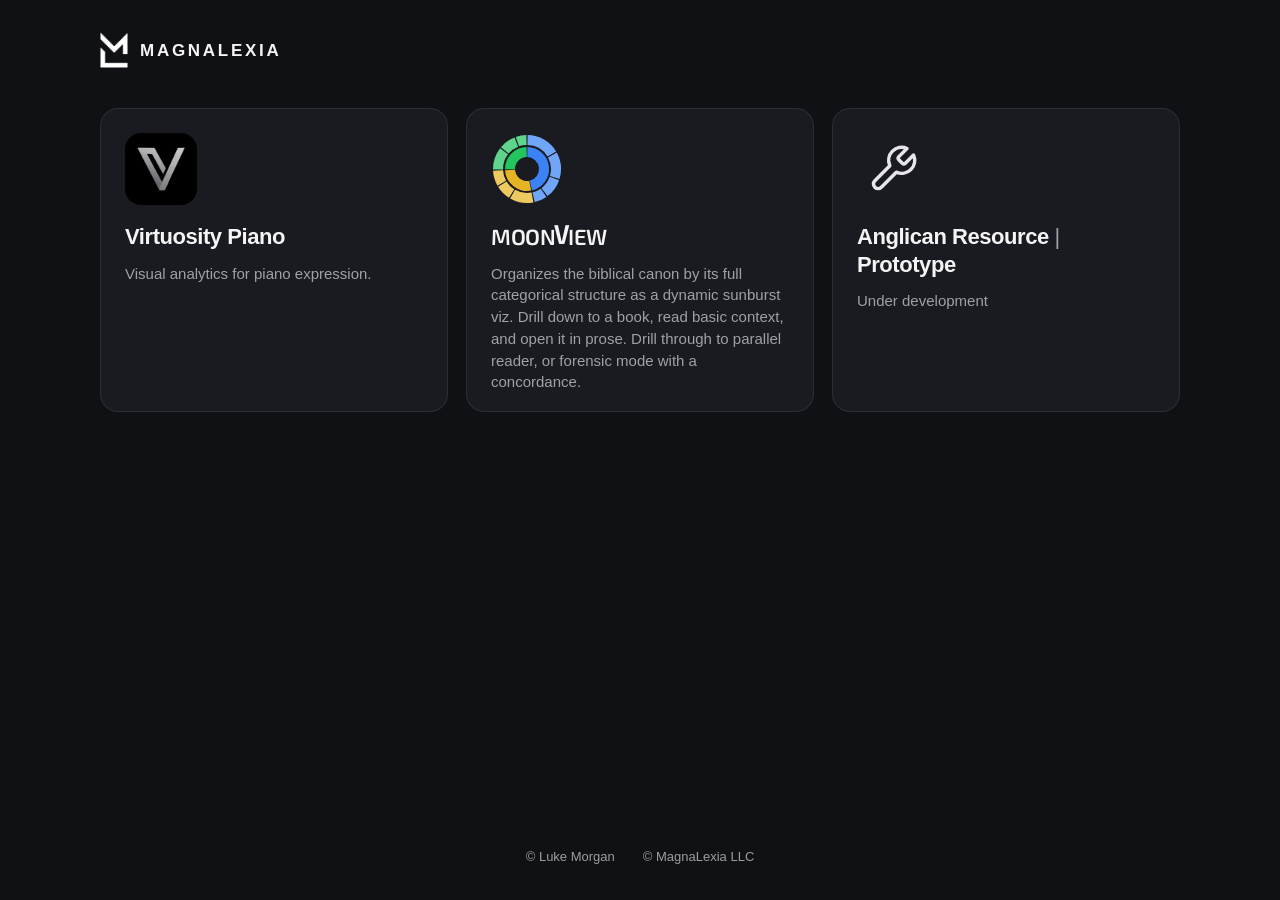
<file: index.html>
<!DOCTYPE html>
<html lang="en">
<head>
  <meta charset="utf-8" />
  <meta name="viewport" content="width=device-width, initial-scale=1" />
  <title>MagnaLexia</title>
  <meta name="description" content="MagnaLexia. Virtuosity Piano, Moon View, and work underway." />
  <link rel="preconnect" href="https://fonts.googleapis.com" />
  <link rel="preconnect" href="https://fonts.gstatic.com" crossorigin />
  <link href="https://fonts.googleapis.com/css2?family=Exo+2:wght@700&display=swap" rel="stylesheet" />
  <link rel="icon" href="assets/logo.png" type="image/png" />
  <link rel="stylesheet" href="styles.css" />
</head>
<body>
  <header class="top">
    <a class="brand" href="./">
      <img src="assets/logo.png" alt="" />
      <span>MAGNALEXIA</span>
    </a>
  </header>
  <main>
    <ul class="cards">
      <li>
        <a class="card" href="https://virtuositypiano.com" target="_blank" rel="noopener noreferrer">
          <span class="mark">
            <img class="app-icon" src="assets/virtuosity-icon.png" alt="" />
          </span>
          <h2>Virtuosity Piano</h2>
          <p>Visual analytics for piano expression.</p>
        </a>
      </li>
      <li>
        <a class="card" href="https://lukemorgan75.github.io/moon-view/" target="_blank" rel="noopener noreferrer">
          <span class="mark">
            <svg class="sunburst" viewBox="0 0 72 72" aria-hidden="true">
              <path fill="#3B82F6" d="M36.42 14.00 A22 22 0 0 1 40.99 57.43 L38.72 47.69 A12 12 0 0 0 36.23 24.00 Z" />
              <path fill="#E6B422" d="M40.16 57.60 A22 22 0 0 1 14.03 37.19 L24.02 36.65 A12 12 0 0 0 38.27 47.78 Z" />
              <path fill="#22C55E" d="M14.00 36.35 A22 22 0 0 1 35.58 14.00 L35.77 24.00 A12 12 0 0 0 24.00 36.19 Z" />
              <path fill="#71A5F8" d="M36.65 2.01 A34 34 0 0 1 65.11 18.44 L56.55 23.60 A24 24 0 0 0 36.46 12.00 Z" />
              <path fill="#71A5F8" d="M65.77 19.57 A34 34 0 0 1 68.53 45.88 L58.96 42.98 A24 24 0 0 0 57.01 24.40 Z" />
              <path fill="#71A5F8" d="M68.13 47.13 A34 34 0 0 1 56.51 63.12 L50.48 55.14 A24 24 0 0 0 58.68 43.85 Z" />
              <path fill="#71A5F8" d="M55.45 63.89 A34 34 0 0 1 43.71 69.12 L41.44 59.38 A24 24 0 0 0 49.73 55.68 Z" />
              <path fill="#EDC95F" d="M42.43 69.39 A34 34 0 0 1 19.12 65.52 L24.09 56.84 A24 24 0 0 0 40.54 59.57 Z" />
              <path fill="#EDC95F" d="M18.00 64.85 A34 34 0 0 1 7.06 53.85 L15.57 48.60 A24 24 0 0 0 23.30 56.36 Z" />
              <path fill="#EDC95F" d="M6.40 52.73 A34 34 0 0 1 2.05 37.84 L12.04 37.30 A24 24 0 0 0 15.11 47.81 Z" />
              <path fill="#5FD58B" d="M2.00 36.53 A34 34 0 0 1 9.13 15.17 L17.03 21.29 A24 24 0 0 0 12.00 36.38 Z" />
              <path fill="#5FD58B" d="M9.95 14.15 A34 34 0 0 1 23.51 4.38 L27.19 13.68 A24 24 0 0 0 17.61 20.58 Z" />
              <path fill="#5FD58B" d="M24.74 3.92 A34 34 0 0 1 35.35 2.01 L35.54 12.00 A24 24 0 0 0 28.05 13.35 Z" />
            </svg>
          </span>
          <h2 class="moon-name" aria-label="Moon View">
            <span>MOON</span><span class="moon-v">V</span><span>IEW</span>
          </h2>
          <p>Organizes the biblical canon by its full categorical structure as a dynamic sunburst viz. Drill down to a book, read basic context, and open it in prose. Drill through to parallel reader, or forensic mode with a concordance.</p>
        </a>
      </li>
      <li>
        <a class="card" href="AnglicanResourcePrototype/">
          <span class="mark">
            <svg class="wrench" viewBox="0 0 24 24" aria-hidden="true">
              <path fill="none" stroke="currentColor" stroke-width="1.6" stroke-linecap="round" stroke-linejoin="round" d="M14.7 6.3a1 1 0 0 0 0 1.4l1.6 1.6a1 1 0 0 0 1.4 0l3.77-3.77a6 6 0 0 1-7.94 7.94l-6.91 6.91a2.12 2.12 0 0 1-3-3l6.91-6.91a6 6 0 0 1 7.94-7.94l-3.76 3.76z" />
            </svg>
          </span>
          <h2>Anglican Resource <span class="pipe">|</span> Prototype</h2>
          <p>Under development</p>
        </a>
      </li>
    </ul>
  </main>
  <footer class="foot">
    <p>© Luke Morgan</p>
    <p>© MagnaLexia LLC</p>
  </footer>
</body>
</html>
</file>
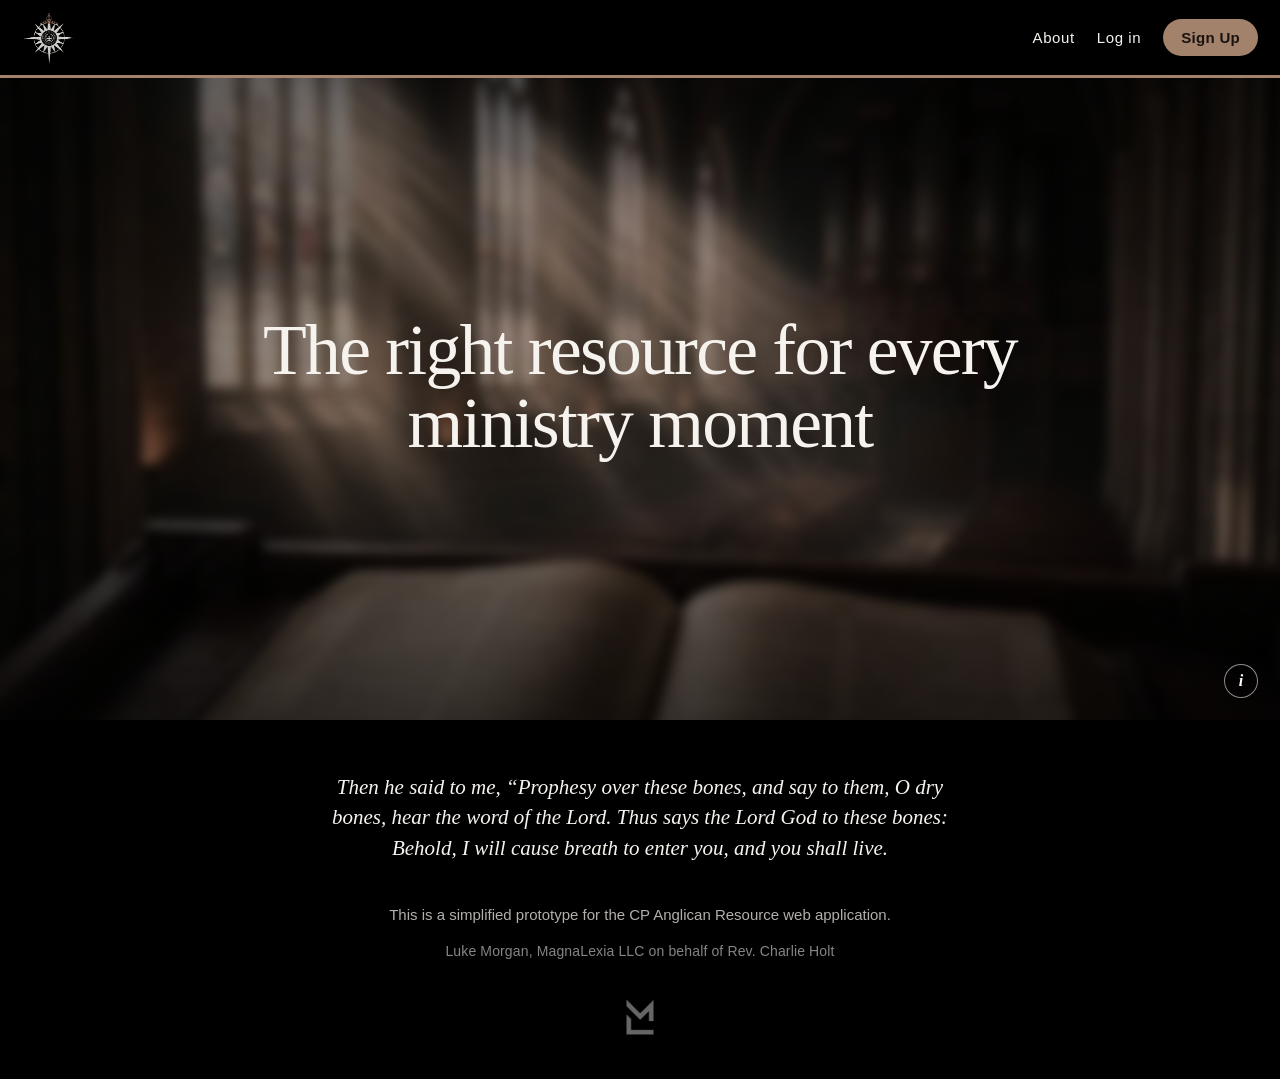
<file: AnglicanResourcePrototype/index.html>
<!DOCTYPE html>
<html lang="en" class="open">
<head>
  <meta charset="utf-8" />
  <meta name="viewport" content="width=device-width, initial-scale=1" />
  <title>Anglican Resource | Prototype</title>
  <meta name="description" content="The right resource for every ministry moment." />
  <link rel="icon" href="../assets/logo.png" type="image/png" />
  <link rel="preload" as="image" href="hero.jpg" fetchpriority="high" />
  <link rel="stylesheet" href="ar.css?v=live1" />
</head>
<body>
  <div id="site">
    <header class="bar">
      <a class="brand" href="./" aria-label="Anglican Resource">
        <img class="mark" src="mark.png" alt="">
      </a>
      <nav class="bar-right" aria-label="Primary">
        <a class="about" href="about.html">About</a>
        <a class="text-link" href="app.html" data-enter>Log in</a>
        <a class="signup" href="app.html" data-enter>Sign Up</a>
      </nav>
    </header>

    <section class="hero">
      <div class="hero-bg" role="img" aria-label="An open book on a lectern in a stone church, with light through stained glass.">
        <video class="hero-video" muted playsinline autoplay preload="auto" src="hero.mp4" aria-hidden="true"></video>
        <video class="hero-video" muted playsinline preload="auto" src="hero.mp4" aria-hidden="true"></video>
      </div>
      <div class="hero-shade"></div>
      <div class="hero-copy">
        <h1>The right resource for every ministry moment</h1>
      </div>
      <button id="image-info" class="info" type="button" aria-expanded="false" aria-controls="image-note">
        i
        <span class="sr">About this image</span>
      </button>
      <p id="image-note" class="image-note" hidden>This image is AI generated as a conceptual design for this prototype.</p>
    </section>

    <footer class="foot">
      <p class="blessing">Then he said to me, “Prophesy over these bones, and say to them, O dry bones, hear the word of the Lord. Thus says the Lord God to these bones: Behold, I will cause breath to enter you, and you shall live.</p>
      <p class="foot-note">This is a simplified prototype for the CP Anglican Resource web application.</p>
      <p class="foot-credit">Luke Morgan, MagnaLexia LLC on behalf of Rev. Charlie Holt</p>
      <img class="foot-logo" src="../assets/logo.png" alt="MagnaLexia">
    </footer>
  </div>

  <script>
    (function () {
      var reduce = window.matchMedia && window.matchMedia("(prefers-reduced-motion: reduce)").matches;
      var clips = document.querySelectorAll(".hero-video");
      if (reduce || clips.length < 2) return;
      var fade = 3.5;
      var front = 0;
      var fading = false;
      function other(index) { return index ? 0 : 1; }
      function reveal() {
        if (front === 0 && !fading) clips[0].classList.add("is-on");
      }
      clips[0].addEventListener("playing", reveal);
      clips.forEach(function (video, index) {
        video.muted = true;
        var play = video.play();
        if (!play || !play.then) return;
        play.then(function () {
          if (index === 0) reveal();
          else if (!fading) {
            video.pause();
            try { video.currentTime = 0; } catch (err) {}
          }
        }).catch(function () {});
      });
      function beginFade(from) {
        if (fading || from !== clips[front]) return;
        var to = clips[other(front)];
        if (to.readyState < 2) return;
        fading = true;
        try { to.currentTime = 0; } catch (err) {}
        to.classList.add("is-on");
        to.style.transition = "none";
        to.style.opacity = "0";
        var play = to.play();
        var go = function () {
          to.offsetWidth;
          to.style.transition = "opacity " + fade + "s linear";
          from.style.transition = "opacity " + fade + "s linear";
          to.style.opacity = "1";
          from.style.opacity = "0";
        };
        var fail = function () { fading = false; };
        if (play && play.then) play.then(go).catch(fail);
        else go();
        var done = function (event) {
          if (event.propertyName !== "opacity") return;
          from.removeEventListener("transitionend", done);
          from.pause();
          from.classList.remove("is-on");
          from.style.transition = "";
          from.style.opacity = "";
          to.style.transition = "";
          to.style.opacity = "";
          front = other(front);
          fading = false;
        };
        from.addEventListener("transitionend", done);
      }
      clips.forEach(function (video) {
        video.addEventListener("timeupdate", function () {
          if (!video.duration || video !== clips[front] || fading) return;
          if (video.duration - video.currentTime <= fade) beginFade(video);
        });
      });
    })();
  </script>
  <script src="ar.js?v=open1"></script>
</body>
</html>
</file>
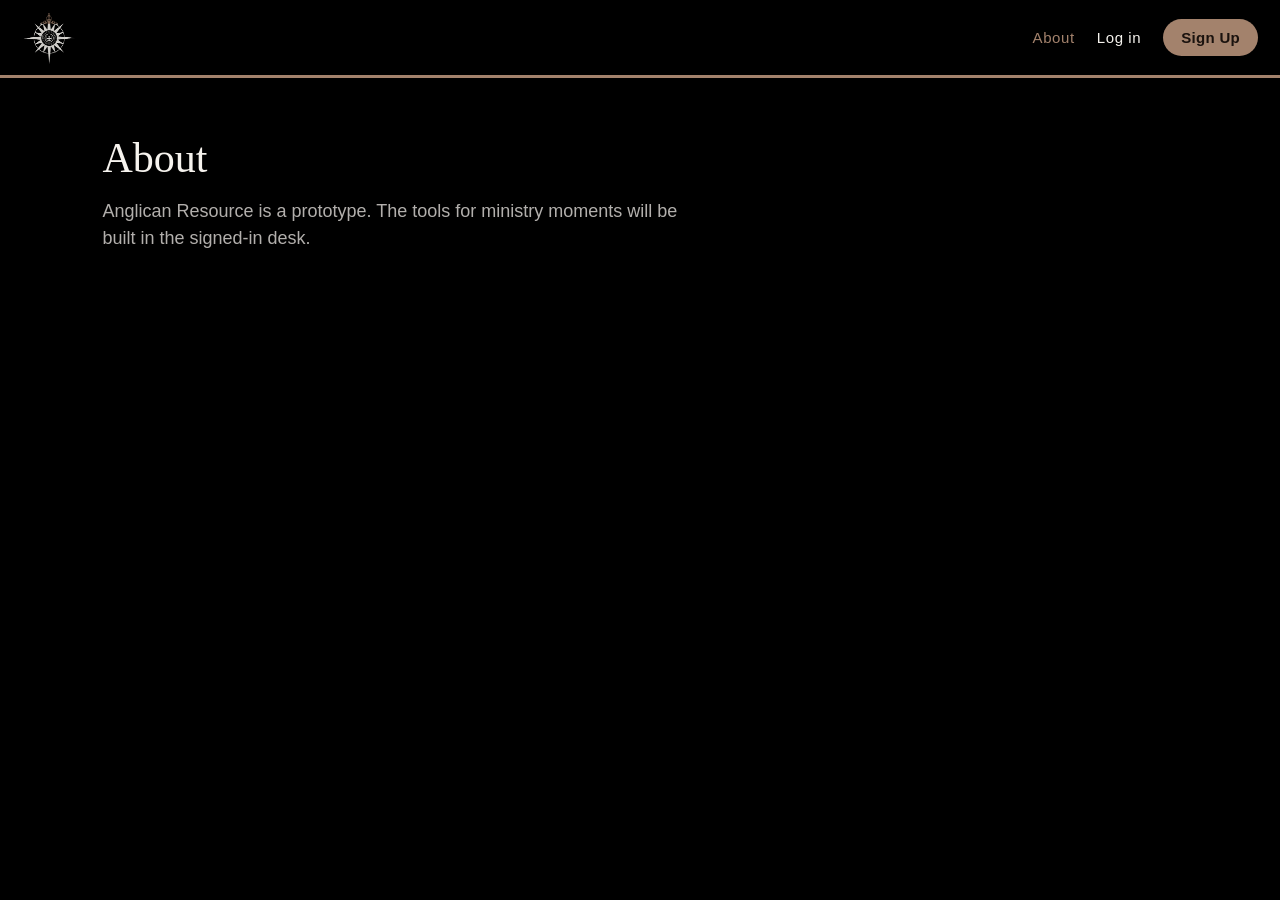
<file: AnglicanResourcePrototype/about.html>
<!DOCTYPE html>
<html lang="en">
<head>
  <meta charset="utf-8" />
  <meta name="viewport" content="width=device-width, initial-scale=1" />
  <title>About · Anglican Resource</title>
  <link rel="icon" href="../assets/logo.png" type="image/png" />
  <link rel="stylesheet" href="ar.css?v=live1" />
</head>
<body>
  <header class="bar">
    <a class="brand" href="index.html" aria-label="Anglican Resource">
      <img class="mark" src="mark.png" alt="">
    </a>
    <nav class="bar-right" aria-label="Primary">
      <a class="about" href="about.html" aria-current="page">About</a>
      <a class="text-link" href="app.html" data-enter>Log in</a>
      <a class="signup" href="app.html" data-enter>Sign Up</a>
    </nav>
  </header>
  <main class="about-page">
    <h1>About</h1>
    <p>Anglican Resource is a prototype. The tools for ministry moments will be built in the signed-in desk.</p>
  </main>
  <script src="ar.js?v=open1"></script>
</body>
</html>
</file>
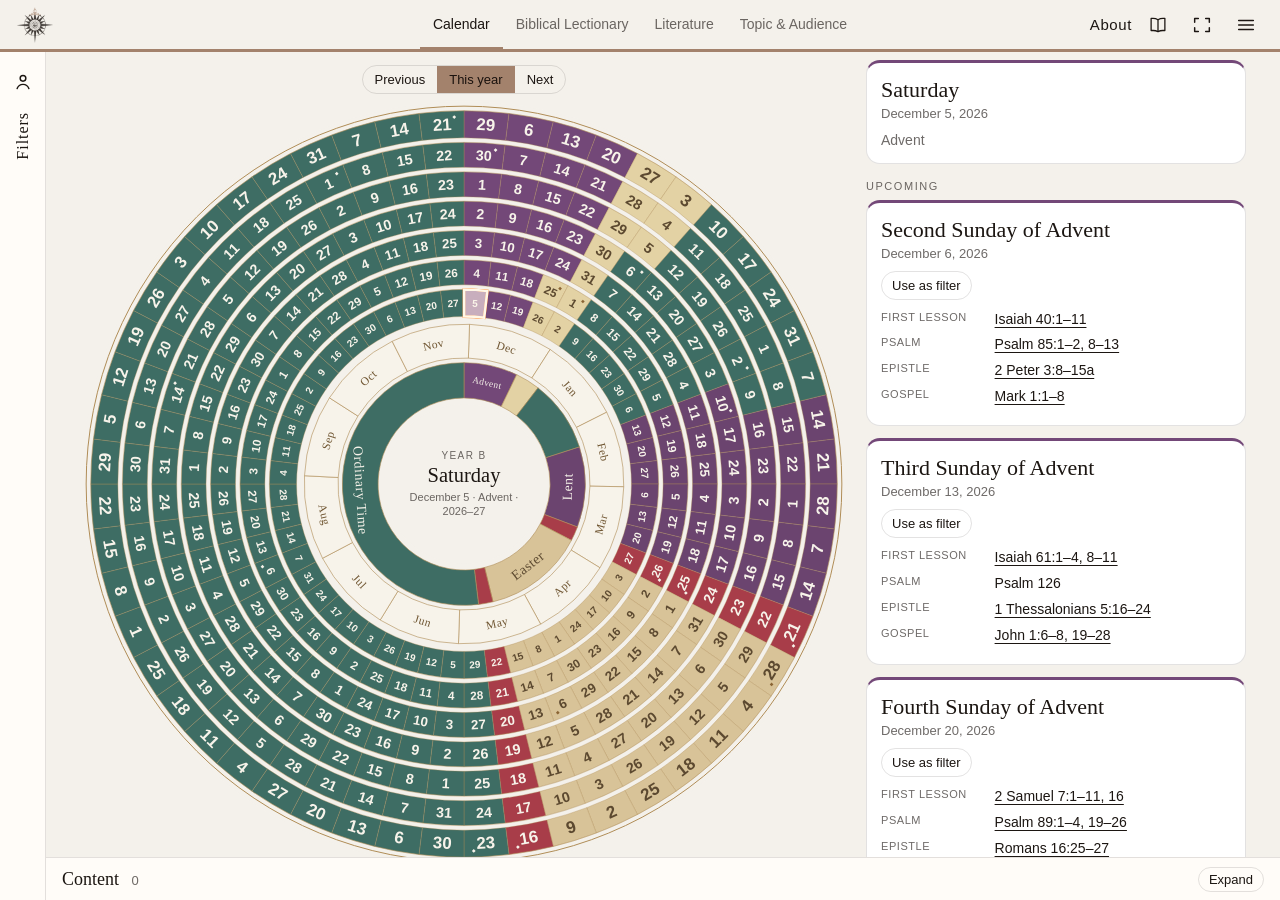
<file: AnglicanResourcePrototype/app.html>
<!DOCTYPE html>
<html lang="en">
<head>
  <meta charset="utf-8" />
  <meta name="viewport" content="width=device-width, initial-scale=1" />
  <script>try{if(sessionStorage.getItem("ar-theme")==="dark")document.documentElement.setAttribute("data-theme","dark")}catch(e){}</script>
  <title>Anglican Resource</title>
  <link rel="icon" href="../assets/logo.png" type="image/png" />
  <link rel="stylesheet" href="ar.css?v=live1" />
  <link rel="stylesheet" href="books.css?v=work1" />
  <link rel="stylesheet" href="nation.css?v=work1" />
  <link rel="stylesheet" href="desk.css?v=keep1" />
</head>
<body data-need-app="1">
  <header class="bar">
    <div class="bar-left">
      <a class="brand" href="index.html" aria-label="Anglican Resource">
        <img class="mark mark-ink" src="mark-ink.png" alt="">
        <img class="mark mark-fog" src="mark.png" alt="">
      </a>
    </div>
    <nav class="view-tabs" id="view-tabs" role="tablist" aria-label="View">
      <button type="button" role="tab" data-lens="time" aria-selected="true">Calendar</button>
      <button type="button" role="tab" data-lens="lectionary" aria-selected="false">Biblical Lectionary</button>
      <button type="button" role="tab" data-lens="literature" aria-selected="false">Literature</button>
      <button type="button" role="tab" data-lens="browse" aria-selected="false">Topic &amp; Audience</button>
    </nav>
    <div class="bar-right">
      <a class="about" href="about.html">About</a>
      <button id="bible-open" class="icon-btn" type="button" aria-pressed="false" aria-label="Bible">
        <svg viewBox="0 0 24 24" aria-hidden="true">
          <path d="M12 6.2c-1.6-1-3.4-1.5-5.4-1.5H4.5V18h2.3c1.8 0 3.5.4 5.2 1.3 1.7-.9 3.4-1.3 5.2-1.3h2.3V4.7h-2.1c-2 0-3.8.5-5.4 1.5z" fill="none" stroke="currentColor" stroke-width="1.4" stroke-linejoin="round"/>
          <path d="M12 6.2V19.3" fill="none" stroke="currentColor" stroke-width="1.4"/>
        </svg>
      </button>
      <button type="button" class="icon-btn" id="app-full" aria-pressed="false" aria-label="Full screen">
        <svg class="full-enter" viewBox="0 0 24 24" aria-hidden="true">
          <path d="M4 9V5h4M20 9V5h-4M4 15v4h4M20 15v4h-4" fill="none" stroke="currentColor" stroke-width="1.6" stroke-linecap="round" stroke-linejoin="round"/>
        </svg>
        <svg class="full-leave" viewBox="0 0 24 24" aria-hidden="true">
          <path d="M9 4v4H5M15 4v4h4M9 20v-4H5M15 20v-4h4" fill="none" stroke="currentColor" stroke-width="1.6" stroke-linecap="round" stroke-linejoin="round"/>
        </svg>
      </button>
      <div class="bar-end">
        <div class="app-nav">
          <button type="button" class="icon-btn" id="app-menu-btn" aria-expanded="false" aria-controls="app-menu" aria-label="Menu">
            <svg viewBox="0 0 24 24" aria-hidden="true">
              <path d="M4 7h16M4 12h16M4 17h16" fill="none" stroke="currentColor" stroke-width="1.6" stroke-linecap="round"/>
            </svg>
          </button>
          <nav id="app-menu" class="app-menu" hidden>
            <a href="app.html" aria-current="page">Browser</a>
            <div class="menu-role" role="group" aria-label="Who is using this">
              <button type="button" data-role="standard" aria-pressed="true">Standard</button>
              <button type="button" data-role="curator" aria-pressed="false">Curator</button>
            </div>
            <button type="button" id="theme-toggle" aria-pressed="false">Dark theme</button>
          </nav>
        </div>
      </div>
    </div>
  </header>

  <div class="app">
    <div class="workspace">
      <aside id="context-pane" class="context-pane is-collapsed" aria-label="Filters"></aside>
      <div id="viz-zoom">
        <div id="lit-bar" hidden></div>
        <main id="stage"></main>
        <section id="sankey-panel" class="viz-panel" aria-label="Search the Lectionary by the Bible">
          <div id="sankey-root"></div>
        </section>
        <section id="books-home" class="books-home" aria-label="Ecclesiastical books">
          <label class="lit-search"><span class="sr">Search these books</span><input id="book-search" type="search" placeholder="Search these books" /></label>
          <div id="shelf" class="shelf">
            <p class="lede">Open a book to read its pages. A table of contents sits at the side.</p>
            <div id="shelf-grid" class="shelf-grid"></div>
            <p id="shelf-empty" class="lede" hidden>Nothing matches.</p>
          </div>
          <div id="reader" class="reader" hidden>
            <nav id="toc" class="toc" aria-label="Contents"></nav>
            <div class="leaf">
              <div class="leaf-bar">
                <button type="button" id="reader-close">Close</button>
                <div class="leaf-heading">
                  <h2 id="reader-title"></h2>
                  <p id="reader-edition"></p>
                </div>
                <button type="button" id="book-filter" class="context-add" data-context-add="work" data-context-id="" data-context-label="">Add filter</button>
                <div class="pager">
                  <button type="button" id="page-prev">Previous</button>
                  <span id="page-label"></span>
                  <button type="button" id="page-next">Next</button>
                </div>
              </div>
              <div id="leaf-frame" class="leaf-frame">
                <canvas id="leaf-canvas" hidden></canvas>
                <img id="leaf-img" alt="" hidden>
                <p id="leaf-note" class="notice-page" hidden></p>
              </div>
            </div>
          </div>
        </section>
        <section id="nation-home" class="nation-home" aria-label="National literature">
          <div class="nation-reader">
            <nav id="nation-toc" class="toc" aria-label="National literature">
              <h2 class="toc-nation">United States</h2>
              <p class="toc-note">The 1928 American prayer book names two national days, Independence Day and Thanksgiving Day.</p>
              <label class="lit-search"><span class="sr">Search these documents</span><input id="nation-search" type="search" placeholder="Search these documents" /></label>
              <div class="toc-group">
                <h3>Independence Day</h3>
                <div class="toc-doc">
                  <button type="button" data-doc="declaration" aria-current="true">Declaration of Independence</button>
                  <button type="button" class="context-add" data-context-add="work" data-context-id="national:declaration" data-context-label="Declaration of Independence">Add filter</button>
                </div>
              </div>
              <div class="toc-group">
                <h3>Thanksgiving Day</h3>
                <div class="toc-doc">
                  <button type="button" data-doc="washington" aria-current="false">Washington’s Thanksgiving Proclamation</button>
                  <button type="button" class="context-add" data-context-add="work" data-context-id="national:washington" data-context-label="Washington’s Thanksgiving Proclamation">Add filter</button>
                </div>
                <div class="toc-doc">
                  <button type="button" data-doc="lincoln" aria-current="false">Lincoln’s Thanksgiving Proclamation</button>
                  <button type="button" class="context-add" data-context-add="work" data-context-id="national:lincoln" data-context-label="Lincoln’s Thanksgiving Proclamation">Add filter</button>
                </div>
                <div class="toc-doc">
                  <button type="button" data-doc="hjres" aria-current="false">H.J. Res. 41, 1941</button>
                  <button type="button" class="context-add" data-context-add="work" data-context-id="national:hjres" data-context-label="H.J. Res. 41, 1941">Add filter</button>
                </div>
              </div>
              <p id="toc-empty" class="toc-note" hidden>Nothing matches.</p>
            </nav>
            <div class="doc-scroll">
              <p id="doc-empty" hidden>Nothing matches.</p>

              <article id="declaration" class="doc prose">
                <h2>Declaration of Independence</h2>
                <p class="doc-edition">July 4, 1776. Transcription of the Stone engraving, as published by the National Archives. The spelling and punctuation reflect the original.</p>
                <p class="doc-congress">In Congress, July 4, 1776</p>
                <p><strong>The unanimous Declaration of the thirteen united States of America,</strong> When in the Course of human events, it becomes necessary for one people to dissolve the political bands which have connected them with another, and to assume among the powers of the earth, the separate and equal station to which the Laws of Nature and of Nature's God entitle them, a decent respect to the opinions of mankind requires that they should declare the causes which impel them to the separation.</p>
                <p>We hold these truths to be self-evident, that all men are created equal, that they are endowed by their Creator with certain unalienable Rights, that among these are Life, Liberty and the pursuit of Happiness.--That to secure these rights, Governments are instituted among Men, deriving their just powers from the consent of the governed, --That whenever any Form of Government becomes destructive of these ends, it is the Right of the People to alter or to abolish it, and to institute new Government, laying its foundation on such principles and organizing its powers in such form, as to them shall seem most likely to effect their Safety and Happiness. Prudence, indeed, will dictate that Governments long established should not be changed for light and transient causes; and accordingly all experience hath shewn, that mankind are more disposed to suffer, while evils are sufferable, than to right themselves by abolishing the forms to which they are accustomed. But when a long train of abuses and usurpations, pursuing invariably the same Object evinces a design to reduce them under absolute Despotism, it is their right, it is their duty, to throw off such Government, and to provide new Guards for their future security.--Such has been the patient sufferance of these Colonies; and such is now the necessity which constrains them to alter their former Systems of Government. The history of the present King of Great Britain is a history of repeated injuries and usurpations, all having in direct object the establishment of an absolute Tyranny over these States. To prove this, let Facts be submitted to a candid world.</p>
                <div class="decl-charges">
                  <p>He has refused his Assent to Laws, the most wholesome and necessary for the public good.</p>
                  <p>He has forbidden his Governors to pass Laws of immediate and pressing importance, unless suspended in their operation till his Assent should be obtained; and when so suspended, he has utterly neglected to attend to them.</p>
                  <p>He has refused to pass other Laws for the accommodation of large districts of people, unless those people would relinquish the right of Representation in the Legislature, a right inestimable to them and formidable to tyrants only.</p>
                  <p>He has called together legislative bodies at places unusual, uncomfortable, and distant from the depository of their public Records, for the sole purpose of fatiguing them into compliance with his measures.</p>
                  <p>He has dissolved Representative Houses repeatedly, for opposing with manly firmness his invasions on the rights of the people.</p>
                  <p>He has refused for a long time, after such dissolutions, to cause others to be elected; whereby the Legislative powers, incapable of Annihilation, have returned to the People at large for their exercise; the State remaining in the mean time exposed to all the dangers of invasion from without, and convulsions within.</p>
                  <p>He has endeavoured to prevent the population of these States; for that purpose obstructing the Laws for Naturalization of Foreigners; refusing to pass others to encourage their migrations hither, and raising the conditions of new Appropriations of Lands.</p>
                  <p>He has obstructed the Administration of Justice, by refusing his Assent to Laws for establishing Judiciary powers.</p>
                  <p>He has made Judges dependent on his Will alone, for the tenure of their offices, and the amount and payment of their salaries.</p>
                  <p>He has erected a multitude of New Offices, and sent hither swarms of Officers to harrass our people, and eat out their substance.</p>
                  <p>He has kept among us, in times of peace, Standing Armies without the Consent of our legislatures.</p>
                  <p>He has affected to render the Military independent of and superior to the Civil power.</p>
                  <p>He has combined with others to subject us to a jurisdiction foreign to our constitution, and unacknowledged by our laws; giving his Assent to their Acts of pretended Legislation:</p>
                  <p>For Quartering large bodies of armed troops among us:</p>
                  <p>For protecting them, by a mock Trial, from punishment for any Murders which they should commit on the Inhabitants of these States:</p>
                  <p>For cutting off our Trade with all parts of the world:</p>
                  <p>For imposing Taxes on us without our Consent:</p>
                  <p>For depriving us in many cases, of the benefits of Trial by Jury:</p>
                  <p>For transporting us beyond Seas to be tried for pretended offences:</p>
                  <p>For abolishing the free System of English Laws in a neighbouring Province, establishing therein an Arbitrary government, and enlarging its Boundaries so as to render it at once an example and fit instrument for introducing the same absolute rule into these Colonies:</p>
                  <p>For taking away our Charters, abolishing our most valuable Laws, and altering fundamentally the Forms of our Governments:</p>
                  <p>For suspending our own Legislatures, and declaring themselves invested with power to legislate for us in all cases whatsoever.</p>
                  <p>He has abdicated Government here, by declaring us out of his Protection and waging War against us.</p>
                  <p>He has plundered our seas, ravaged our Coasts, burnt our towns, and destroyed the lives of our people.</p>
                  <p>He is at this time transporting large Armies of foreign Mercenaries to compleat the works of death, desolation and tyranny, already begun with circumstances of Cruelty &amp; perfidy scarcely paralleled in the most barbarous ages, and totally unworthy the Head of a civilized nation.</p>
                  <p>He has constrained our fellow Citizens taken Captive on the high Seas to bear Arms against their Country, to become the executioners of their friends and Brethren, or to fall themselves by their Hands.</p>
                  <p>He has excited domestic insurrections amongst us, and has endeavoured to bring on the inhabitants of our frontiers, the merciless Indian Savages, whose known rule of warfare, is an undistinguished destruction of all ages, sexes and conditions.</p>
                </div>
                <p>In every stage of these Oppressions We have Petitioned for Redress in the most humble terms: Our repeated Petitions have been answered only by repeated injury. A Prince, whose character is thus marked by every act which may define a Tyrant, is unfit to be the ruler of a free people.</p>
                <p>Nor have We been wanting in attentions to our Brittish brethren. We have warned them from time to time of attempts by their legislature to extend an unwarrantable jurisdiction over us. We have reminded them of the circumstances of our emigration and settlement here. We have appealed to their native justice and magnanimity, and we have conjured them by the ties of our common kindred to disavow these usurpations, which, would inevitably interrupt our connections and correspondence. They too have been deaf to the voice of justice and of consanguinity. We must, therefore, acquiesce in the necessity, which denounces our Separation, and hold them, as we hold the rest of mankind, Enemies in War, in Peace Friends.</p>
                <p>We, therefore, the Representatives of the united States of America, in General Congress, Assembled, appealing to the Supreme Judge of the world for the rectitude of our intentions, do, in the Name, and by Authority of the good People of these Colonies, solemnly publish and declare, That these United Colonies are, and of Right ought to be Free and Independent States; that they are Absolved from all Allegiance to the British Crown, and that all political connection between them and the State of Great Britain, is and ought to be totally dissolved; and that as Free and Independent States, they have full Power to levy War, conclude Peace, contract Alliances, establish Commerce, and to do all other Acts and Things which Independent States may of right do. And for the support of this Declaration, with a firm reliance on the protection of divine Providence, we mutually pledge to each other our Lives, our Fortunes and our sacred Honor.</p>
                <hr class="doc-rule">
                <div class="decl-signers">
                  <div>
                    <h3>Georgia</h3>
                    <p>Button Gwinnett</p>
                    <p>Lyman Hall</p>
                    <p>George Walton</p>
                    <h3>North Carolina</h3>
                    <p>William Hooper</p>
                    <p>Joseph Hewes</p>
                    <p>John Penn</p>
                    <h3>South Carolina</h3>
                    <p>Edward Rutledge</p>
                    <p>Thomas Heyward, Jr.</p>
                    <p>Thomas Lynch, Jr.</p>
                    <p>Arthur Middleton</p>
                    <h3>Massachusetts</h3>
                    <p>John Hancock</p>
                  </div>
                  <div>
                    <h3>Maryland</h3>
                    <p>Samuel Chase</p>
                    <p>William Paca</p>
                    <p>Thomas Stone</p>
                    <p>Charles Carroll of Carrollton</p>
                    <h3>Virginia</h3>
                    <p>George Wythe</p>
                    <p>Richard Henry Lee</p>
                    <p>Thomas Jefferson</p>
                    <p>Benjamin Harrison</p>
                    <p>Thomas Nelson, Jr.</p>
                    <p>Francis Lightfoot Lee</p>
                    <p>Carter Braxton</p>
                    <h3>Pennsylvania</h3>
                    <p>Robert Morris</p>
                    <p>Benjamin Rush</p>
                    <p>Benjamin Franklin</p>
                    <p>John Morton</p>
                    <p>George Clymer</p>
                    <p>James Smith</p>
                    <p>George Taylor</p>
                    <p>James Wilson</p>
                    <p>George Ross</p>
                  </div>
                  <div>
                    <h3>Delaware</h3>
                    <p>Caesar Rodney</p>
                    <p>George Read</p>
                    <p>Thomas McKean</p>
                    <h3>New York</h3>
                    <p>William Floyd</p>
                    <p>Philip Livingston</p>
                    <p>Francis Lewis</p>
                    <p>Lewis Morris</p>
                    <h3>New Jersey</h3>
                    <p>Richard Stockton</p>
                    <p>John Witherspoon</p>
                    <p>Francis Hopkinson</p>
                    <p>John Hart</p>
                    <p>Abraham Clark</p>
                    <h3>New Hampshire</h3>
                    <p>Josiah Bartlett</p>
                    <p>William Whipple</p>
                  </div>
                  <div>
                    <h3>Massachusetts</h3>
                    <p>Samuel Adams</p>
                    <p>John Adams</p>
                    <p>Robert Treat Paine</p>
                    <p>Elbridge Gerry</p>
                    <h3>Rhode Island</h3>
                    <p>Stephen Hopkins</p>
                    <p>William Ellery</p>
                    <h3>Connecticut</h3>
                    <p>Roger Sherman</p>
                    <p>Samuel Huntington</p>
                    <p>William Williams</p>
                    <p>Oliver Wolcott</p>
                    <h3>New Hampshire</h3>
                    <p>Matthew Thornton</p>
                  </div>
                </div>
              </article>
              <article id="washington" class="doc prose" hidden>
                <h2>Thanksgiving Proclamation</h2>
                <p class="doc-edition">George Washington, October 3, 1789, at the city of New York. Thursday, November 26, was the day assigned.</p>
                <p class="doc-head">By the President of the United States of America</p>
                <p class="doc-head">A Proclamation</p>
                <p>Whereas it is the duty of all Nations to acknowledge the providence of Almighty God, to obey his will, to be grateful for his benefits, and humbly to implore his protection and favor, and Whereas both Houses of Congress have by their joint Committee requested me “to recommend to the People of the United States a day of public thanks-giving and prayer to be observed by acknowledging with grateful hearts the many signal favors of Almighty God, especially by affording them an opportunity peaceably to establish a form of government for their safety and happiness.”</p>
                <p>Now therefore I do recommend and assign Thursday the 26th day of November next to be devoted by the People of these States to the service of that great and glorious Being, who is the beneficent Author of all the good that was, that is, or that will be. That we may then all unite in rendering unto him our sincere and humble thanks, for his kind care and protection of the People of this country previous to their becoming a Nation, for the signal and manifold mercies, and the favorable interpositions of his providence, which we experienced in the course and conclusion of the late war, for the great degree of tranquillity, union, and plenty, which we have since enjoyed, for the peaceable and rational manner in which we have been enabled to establish constitutions of government for our safety and happiness, and particularly the national One now lately instituted, for the civil and religious liberty with which we are blessed, and the means we have of acquiring and diffusing useful knowledge and in general for all the great and various favors which he hath been pleased to confer upon us.</p>
                <p>And also that we may then unite in most humbly offering our prayers and supplications to the great Lord and Ruler of Nations and beseech him to pardon our national and other transgressions, to enable us all, whether in public or private stations, to perform our several and relative duties properly and punctually, to render our national government a blessing to all the People, by constantly being a government of wise, just and constitutional laws, discreetly and faithfully executed and obeyed, to protect and guide all Sovereigns and Nations (especially such as have shown kindness unto us) and to bless them with good government, peace, and concord. To promote the knowledge and practice of true religion and virtue, and the encrease of science among them and Us, and generally to grant unto all Mankind such a degree of temporal prosperity as he alone knows to be best.</p>
                <p class="sign-line">Given under my hand, at the city of New-York, the third day of October, in the year of our Lord, one thousand seven hundred and eighty-nine.</p>
                <p class="sign-line">G. Washington</p>
              </article>

              <article id="lincoln" class="doc prose" hidden>
                <h2>Thanksgiving Proclamation</h2>
                <p class="doc-edition">Abraham Lincoln, October 3, 1863. The last Thursday of November 1863 was the day assigned.</p>
                <p class="doc-head">By the President of the United States</p>
                <p class="doc-head">A Proclamation</p>
                <p>The year that is drawing toward its close has been filled with the blessings of fruitful fields and healthful skies. To these bounties, which are so constantly enjoyed that we are prone to forget the source from which they come, others have been added, which are of so extraordinary a nature that they cannot fail to penetrate and even soften the heart which is habitually insensible to the ever-watchful providence of Almighty God.</p>
                <p>In the midst of a civil war of unequaled magnitude and severity, which has sometimes seemed to foreign states to invite and provoke their aggressions, peace has been preserved with all nations, order has been maintained, the laws have been respected and obeyed, and harmony has prevailed everywhere, except in the theater of military conflict; while that theater has been greatly contracted by the advancing armies and navies of the Union.</p>
                <p>Needful diversions of wealth and of strength from the fields of peaceful industry to the national defense have not arrested the plow, the shuttle, or the ship; the ax has enlarged the borders of our settlements, and the mines, as well of iron and coal as of the precious metals, have yielded even more abundantly than heretofore. Population has steadily increased, notwithstanding the waste that has been made in the camp, the siege, and the battlefield, and the country, rejoicing in the consciousness of augmented strength and vigor, is permitted to expect continuance of years with large increase of freedom.</p>
                <p>No human counsel hath devised, nor hath any mortal hand worked out these great things. They are the gracious gifts of the Most High God, who while dealing with us in anger for our sins, hath nevertheless remembered mercy.</p>
                <p>It has seemed to me fit and proper that they should be solemnly, reverently, and gratefully acknowledged as with one heart and one voice by the whole American people. I do, therefore, invite my fellow-citizens in every part of the United States, and also those who are at sea and those who are sojourning in foreign lands, to set apart and observe the last Thursday of November next as a Day of Thanksgiving and Praise to our beneficent Father who dwelleth in the heavens. And I recommend to them that, while offering up the ascriptions justly due to Him for such singular deliverances and blessings, they do also, with humble penitence for our national perverseness and disobedience, commend to His tender care all those who have become widows, orphans, mourners, or sufferers in the lamentable civil strife in which we are unavoidably engaged, and fervently implore the interposition of the Almighty hand to heal the wounds of the nation, and to restore it, as soon as may be consistent with the Divine purposes, to the full enjoyment of peace, harmony, tranquility, and union.</p>
                <p>In testimony whereof, I have hereunto set my hand and caused the seal of the United States to be affixed.</p>
                <p class="sign-line">Done at the city of Washington, this third day of October, in the year of our Lord one thousand eight hundred and sixty-three, and of the Independence of the United States the eighty-eighth.</p>
                <p class="sign-line">Abraham Lincoln</p>
                <p>By the President: William H. Seward, Secretary of State.</p>
              </article>

              <article id="hjres" class="doc prose" hidden>
                <h2>H.J. Res. 41</h2>
                <p class="doc-edition">Public Law 379, 77th Congress. Approved December 26, 1941. Statutes at Large, volume 55, page 862. The resolution as enacted names the fourth Thursday of November.</p>
                <p class="doc-head">Joint resolution</p>
                <p class="doc-head">Making the fourth Thursday in November a legal holiday.</p>
                <p>Resolved by the Senate and House of Representatives of the United States of America in Congress assembled, That the fourth Thursday of November in each year after the year 1941 be known as Thanksgiving Day, and is hereby made a legal public holiday to all intents and purposes and in the same manner as the 1st day of January, the 22d day of February, the 30th day of May, the 4th day of July, the first Monday of September, the 11th day of November, and Christmas Day are now made by law public holidays.</p>
                <p class="sign-line">Approved, December 26, 1941.</p>
              </article>
            </div>
          </div>
        </section>
      </div>
      <aside id="bible" class="bible" hidden aria-label="Bible"></aside>
    </div>
    <section id="content-dock" class="content-dock is-collapsed" aria-label="Content">
      <div id="content-dock-edge" class="content-dock-edge" role="separator" aria-orientation="horizontal" aria-label="Resize content" tabindex="0"></div>
      <div class="content-dock-bar">
        <h2>Content <span id="content-dock-count"></span></h2>
        <div class="content-dock-actions">
          <span id="library-launch"></span>
          <button type="button" id="content-dock-toggle" aria-expanded="false">Expand</button>
        </div>
      </div>
      <div id="type-filters" class="type-filters" role="group" aria-label="Type"></div>
      <div id="content-feed-body" class="content-dock-scroll context-feed">
        <div id="library-composer"></div>
        <div id="content-feed-list"></div>
      </div>
    </section>
  </div>

  <script src="ar.js?v=open1"></script>
  <script src="desk.js?v=keep1"></script>
  <script src="vendor/pdf.min.js"></script>
  <script src="analysis.js?v=zoom0"></script>
  <script src="books.js?v=work1"></script>
  <script src="nation.js?v=work1"></script>
</body>
</html>
</file>
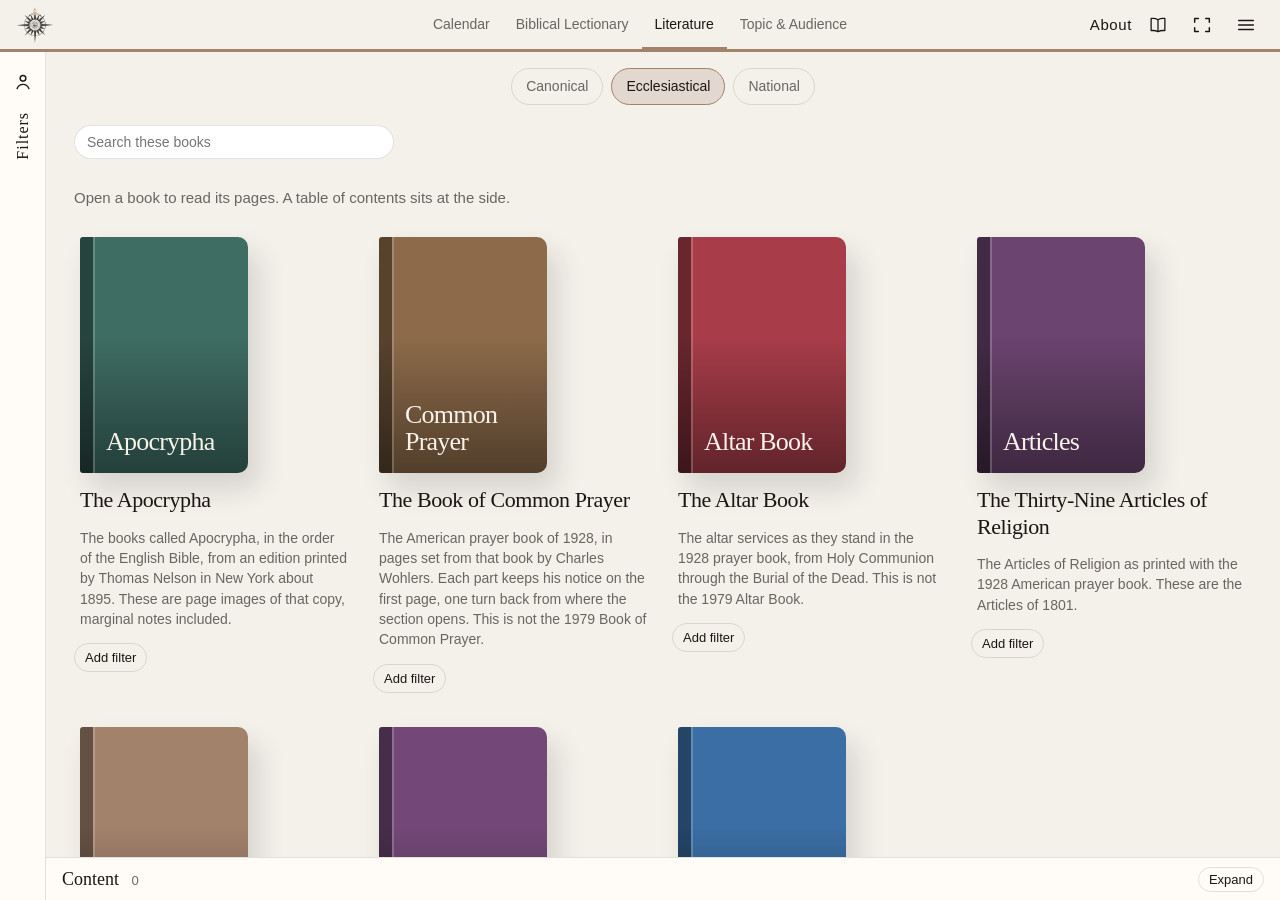
<file: AnglicanResourcePrototype/books.html>
<!DOCTYPE html>
<html lang="en">
<head>
  <meta charset="utf-8" />
  <title>Anglican Resource</title>
  <script>
    (function () {
      var raw = location.hash.replace(/^#/, "");
      var next = "app.html#literature/eccles";
      if (raw && raw.indexOf("literature/") !== 0) next = "app.html#literature/eccles/" + raw;
      else if (raw) next = "app.html#" + raw;
      location.replace(next);
    })();
  </script>
</head>
<body></body>
</html>
</file>
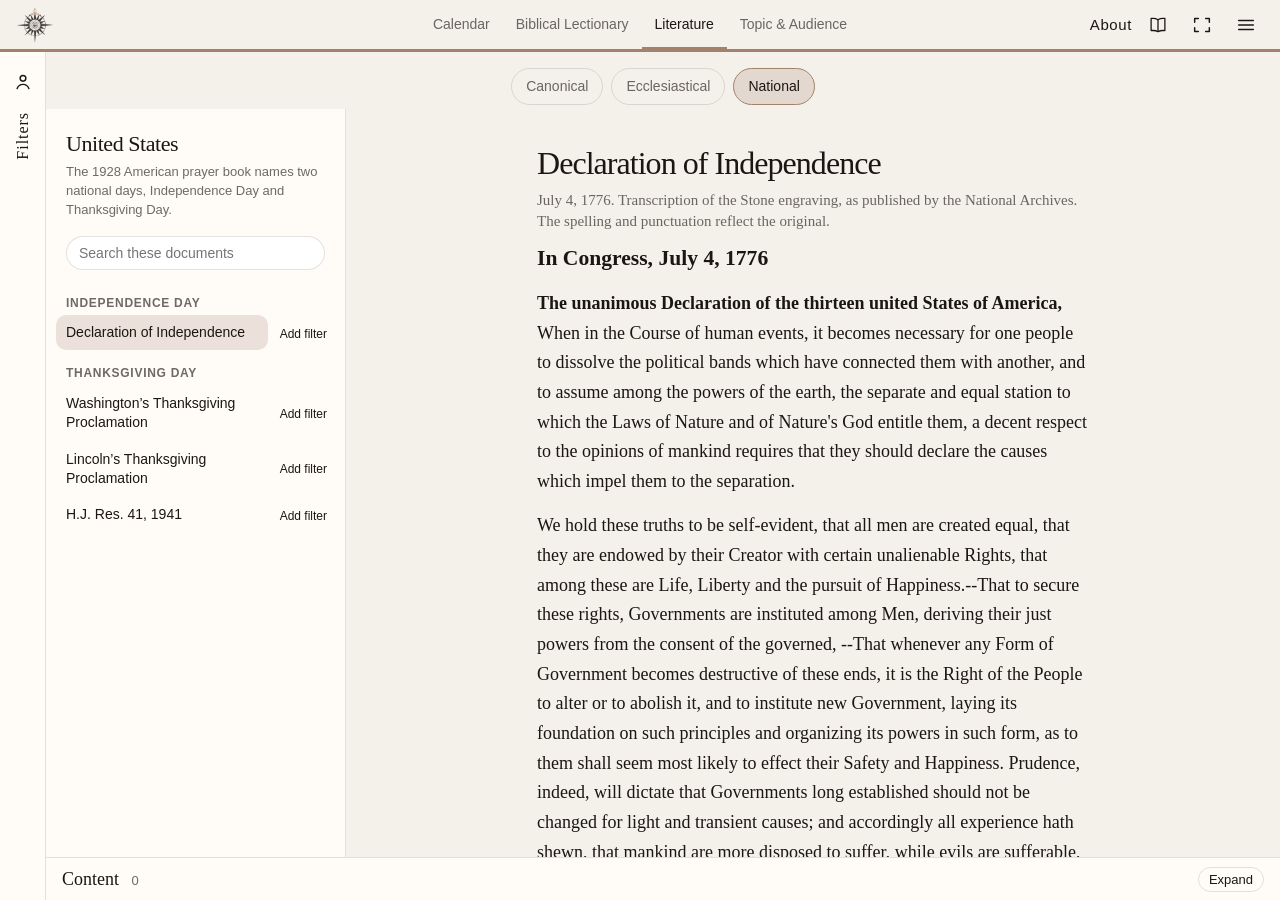
<file: AnglicanResourcePrototype/nation.html>
<!DOCTYPE html>
<html lang="en">
<head>
  <meta charset="utf-8" />
  <title>Anglican Resource</title>
  <script>
    (function () {
      var raw = location.hash.replace(/^#/, "");
      var next = "app.html#literature/national";
      if (raw && raw.indexOf("literature/") !== 0) next = "app.html#literature/national/" + raw;
      else if (raw) next = "app.html#" + raw;
      location.replace(next);
    })();
  </script>
</head>
<body></body>
</html>
</file>
<file: styles.css>
:root {
  color-scheme: dark;
  --bg: #101114;
  --card: #191b20;
  --line: rgba(255, 255, 255, 0.08);
  --ink: #f4f4f5;
  --muted: rgba(244, 244, 245, 0.62);
  --hover: #21242b;
}

* { box-sizing: border-box; }

html, body {
  margin: 0;
  min-height: 100%;
}

body {
  display: flex;
  flex-direction: column;
  min-height: 100vh;
  background: var(--bg);
  color: var(--ink);
  font-family: -apple-system, BlinkMacSystemFont, "SF Pro Text", "Segoe UI", sans-serif;
}

a { color: inherit; }

.top,
main,
.foot {
  width: min(1080px, calc(100% - 40px));
  margin-left: auto;
  margin-right: auto;
}

.top { padding: 32px 0 8px; }

.brand {
  display: inline-flex;
  align-items: center;
  gap: 12px;
  text-decoration: none;
}

.brand img {
  display: block;
  height: 36px;
  width: auto;
}

.brand span {
  color: var(--ink);
  font-size: 17px;
  font-weight: 600;
  letter-spacing: 0.16em;
  line-height: 1;
}

main {
  flex: 1;
  padding: 28px 0 40px;
}

.cards {
  list-style: none;
  margin: 0;
  padding: 0;
  display: grid;
  grid-template-columns: repeat(3, minmax(0, 1fr));
  gap: 18px;
  align-items: stretch;
}

.cards > li { display: flex; }

.card {
  display: flex;
  flex-direction: column;
  align-items: flex-start;
  width: 100%;
  height: 100%;
  padding: 24px 24px 18px;
  border: 1px solid var(--line);
  border-radius: 18px;
  background: var(--card);
  text-decoration: none;
}

.card:hover,
.card:focus-visible {
  background: var(--hover);
  outline: none;
}

.mark {
  display: flex;
  align-items: center;
  justify-content: center;
  width: 72px;
  height: 72px;
  margin: 0 0 18px;
  flex: none;
}

.app-icon {
  width: 72px;
  height: 72px;
  border-radius: 16px;
  object-fit: cover;
}

.sunburst {
  width: 72px;
  height: 72px;
}

.wrench {
  width: 52px;
  height: 52px;
  color: #e6e6ea;
}

.card h2,
.prototype h1 {
  margin: 0 0 12px;
  font-size: 22px;
  font-weight: 600;
  letter-spacing: -0.02em;
  line-height: 1.25;
}

.card p,
.prototype p {
  margin: 0;
  color: var(--muted);
  font-size: 15px;
  line-height: 1.45;
}

.moon-name {
  display: inline-flex;
  align-items: baseline;
  margin: 0 0 14px;
  font-family: "Exo 2", "SF Pro Display", sans-serif;
  font-weight: 700;
  font-size: 22px;
  letter-spacing: 0.16em;
  text-transform: uppercase;
  padding-right: 0.22em;
  line-height: 1;
}

.moon-v {
  display: inline-block;
  font-weight: 700;
  transform: scale(1.1, 1.24);
  transform-origin: 50% 88%;
  margin: 0 -0.015em;
}

.pipe {
  font-weight: 400;
  color: var(--muted);
}

.prototype {
  min-height: 60vh;
  display: flex;
  flex-direction: column;
  align-items: flex-start;
  justify-content: center;
}

.wrench-large {
  width: 56px;
  height: 56px;
  margin: 0 0 18px;
}

.foot {
  display: flex;
  flex-wrap: wrap;
  justify-content: center;
  gap: 8px 28px;
  padding: 8px 0 36px;
  text-align: center;
}

.foot p {
  margin: 0;
  color: var(--muted);
  font-size: 13px;
}

@media (max-width: 860px) {
  .cards { grid-template-columns: 1fr; }
}
</file>
<file: AnglicanResourcePrototype/ar.css>
:root {
  color-scheme: dark;
  --black: #000;
  --ink: #f6f3ee;
  --muted: rgba(246, 243, 238, 0.72);
  --brown: #a3826c;
  --field: #141414;
  --line: rgba(255, 255, 255, 0.16);
}

* { box-sizing: border-box; }

html, body {
  margin: 0;
  min-height: 100%;
}

body {
  background: var(--black);
  color: var(--ink);
  font-family: -apple-system, BlinkMacSystemFont, "SF Pro Text", "Segoe UI", sans-serif;
}

a { color: inherit; }

.sr {
  position: absolute;
  width: 1px;
  height: 1px;
  padding: 0;
  margin: -1px;
  overflow: hidden;
  clip: rect(0, 0, 0, 0);
  border: 0;
}

.bar {
  display: flex;
  align-items: center;
  justify-content: space-between;
  gap: 20px;
  min-height: 78px;
  padding: 0 22px;
  background: var(--black);
  border-bottom: 3px solid var(--brown);
}

.brand { display: flex; align-items: center; }

.bar-right {
  display: flex;
  align-items: center;
  gap: 22px;
  margin-left: auto;
}

.mark {
  display: block;
  height: 52px;
  width: auto;
}

.about,
.text-link {
  font-size: 15px;
  letter-spacing: 0.04em;
  text-decoration: none;
}

.text-link {
  appearance: none;
  border: 0;
  background: none;
  color: inherit;
  font: inherit;
  font-size: 15px;
  letter-spacing: 0.04em;
  padding: 0;
  cursor: pointer;
}

.about:hover,
.about[aria-current="page"],
.text-link:hover { color: var(--brown); }

.signup {
  appearance: none;
  border: 0;
  border-radius: 999px;
  background: var(--brown);
  color: #1a120e;
  font: inherit;
  font-size: 15px;
  font-weight: 600;
  letter-spacing: 0.02em;
  padding: 10px 18px;
  cursor: pointer;
  text-decoration: none;
}

.signup:hover { filter: brightness(1.08); }

.hero {
  position: relative;
  display: flex;
  align-items: center;
  justify-content: center;
  min-height: max(520px, calc(100vh - 78px - 180px));
  overflow: hidden;
}

.hero-bg,
.hero-shade {
  position: absolute;
  inset: 0;
}

.hero-bg {
  background: #14110e url("hero.jpg") center / cover no-repeat;
  filter: blur(5px);
  transform: scale(1.06);
}

.hero-video {
  position: absolute;
  inset: 0;
  width: 100%;
  height: 100%;
  object-fit: cover;
  opacity: 0;
}

.hero-video.is-on { opacity: 1; }

@media (prefers-reduced-motion: reduce) {
  .hero-video { display: none; }
}

.hero-shade {
  background:
    linear-gradient(180deg, rgba(0, 0, 0, 0.42), rgba(0, 0, 0, 0.28) 42%, rgba(0, 0, 0, 0.62)),
    radial-gradient(ellipse at center, transparent 30%, rgba(0, 0, 0, 0.38));
}

.hero-copy {
  position: relative;
  z-index: 1;
  display: flex;
  flex-direction: row;
  align-items: center;
  justify-content: center;
  width: min(1100px, calc(100% - 64px));
  margin: 0 auto;
  padding: 48px 0 72px;
  text-align: center;
}

.hero-copy h1 {
  margin: 0;
  max-width: 11em;
  text-align: center;
  font-family: "Iowan Old Style", Palatino, "Palatino Linotype", Georgia, serif;
  font-size: clamp(40px, 5.6vw, 72px);
  font-weight: 500;
  letter-spacing: -0.025em;
  line-height: 1.02;
  text-shadow: 0 2px 28px rgba(0, 0, 0, 0.55);
}

.info {
  position: absolute;
  z-index: 2;
  right: 22px;
  bottom: 22px;
  width: 34px;
  height: 34px;
  border: 1px solid rgba(255, 255, 255, 0.55);
  border-radius: 50%;
  background: rgba(0, 0, 0, 0.35);
  color: #fff;
  font: 600 16px/1 Georgia, serif;
  font-style: italic;
  cursor: pointer;
}

.image-note {
  position: absolute;
  z-index: 2;
  right: 22px;
  bottom: 66px;
  width: min(280px, calc(100% - 44px));
  margin: 0;
  padding: 12px 14px;
  border-radius: 10px;
  background: rgba(0, 0, 0, 0.78);
  color: var(--ink);
  font-size: 14px;
  line-height: 1.4;
}

.foot {
  display: flex;
  flex-direction: column;
  align-items: center;
  background: var(--black);
  padding: 52px 8vw 44px;
  text-align: center;
}

.blessing {
  margin: 0 auto;
  max-width: 40rem;
  color: var(--ink);
  font-family: "Iowan Old Style", Palatino, Georgia, serif;
  font-size: clamp(17px, 2vw, 21px);
  font-style: italic;
  font-weight: 400;
  line-height: 1.45;
  text-align: center;
}

.foot-note {
  margin: 40px 0 0;
  max-width: 34rem;
  color: var(--muted);
  font-size: 15px;
  line-height: 1.55;
}

.foot-credit {
  margin: 16px 0 0;
  color: rgba(246, 243, 238, 0.55);
  font-size: 14px;
  letter-spacing: 0.01em;
}

.foot-logo {
  height: 36px;
  width: auto;
  margin-top: 40px;
  opacity: 0.4;
}

html:not(.open),
html:not(.open) body,
html.signing,
html.signing body {
  overflow: hidden;
  height: 100%;
}

.gate,
.login {
  min-height: 100vh;
  display: flex;
  align-items: center;
  justify-content: center;
  padding: 32px 20px 48px;
  background: var(--black);
}

.gate {
  position: fixed;
  inset: 0;
  z-index: 30;
}

.login {
  position: fixed;
  inset: 0;
  z-index: 40;
  overflow: auto;
}

html.open .gate,
.gate[hidden],
.login[hidden] {
  display: none;
}

.panel {
  width: min(420px, 100%);
}

.panel .mark {
  height: 72px;
  margin: 0 0 22px;
}

.panel h1 {
  margin: 0 0 22px;
  font-family: "Iowan Old Style", Palatino, Georgia, serif;
  font-size: 36px;
  font-weight: 500;
}

label {
  display: block;
  margin: 14px 0 6px;
  color: var(--muted);
  font-size: 13px;
  letter-spacing: 0.04em;
}

input {
  width: 100%;
  padding: 12px 12px;
  border: 1px solid var(--line);
  border-radius: 8px;
  background: var(--field);
  color: var(--ink);
  font: inherit;
  font-size: 16px;
}

.panel .signup { margin-top: 22px; }

.notice {
  min-height: 1.3em;
  margin: 14px 0 0;
  color: #e7c2b2;
  font-size: 14px;
}

.desk {
  min-height: calc(100vh - 78px);
  padding: 48px 8vw;
}

.desk h1 {
  margin: 0;
  font-family: "Iowan Old Style", Palatino, Georgia, serif;
  font-size: clamp(36px, 5vw, 56px);
  font-weight: 500;
}

.about-page {
  min-height: calc(100vh - 78px);
  padding: 56px 8vw 72px;
}

.about-page h1 {
  margin: 0 0 16px;
  font-family: "Iowan Old Style", Palatino, Georgia, serif;
  font-size: 42px;
  font-weight: 500;
}

.about-page p {
  max-width: 36rem;
  margin: 0;
  color: var(--muted);
  font-size: 18px;
  line-height: 1.5;
}

@media (max-width: 720px) {
  .hero-copy { width: calc(100% - 32px); }
  .bar { padding: 0 14px; }
  .bar-right { gap: 14px; }
  .mark { height: 42px; }
  .foot { padding: 40px 24px 32px; }
}
</file>
<file: AnglicanResourcePrototype/books.css>
body[data-desk="books"] .books-scroll {
  flex: 1;
  min-width: 0;
  min-height: 0;
  overflow: auto;
}

body[data-desk="books"] #viz-zoom {
  min-height: 100%;
}

.shelf {
  padding: 28px 28px 72px;
}

.shelf-grid {
  display: grid;
  grid-template-columns: repeat(auto-fill, minmax(240px, 1fr));
  gap: 28px 18px;
}
.book-tile {
  display: flex;
  flex-direction: column;
  align-items: flex-start;
  gap: 8px;
  min-width: 0;
}
.book-tile .book-card { width: 100%; }

.book-card {
  display: flex;
  flex-direction: column;
  align-items: flex-start;
  gap: 14px;
  margin: 0;
  padding: 6px;
  border: 0;
  border-radius: 16px;
  background: transparent;
  color: inherit;
  font: inherit;
  text-align: left;
  cursor: pointer;
}

.book-card:hover,
.book-card:focus-visible {
  background: var(--wash);
  outline: none;
}

.book-cover {
  width: 168px;
  height: 236px;
  border-radius: 3px 10px 10px 3px;
  box-shadow: 10px 16px 28px var(--shadow);
  color: #f7f2ea;
  display: flex;
  align-items: flex-end;
  padding: 18px 16px 18px 26px;
  background-color: var(--cloth, #6b5344);
  background-image:
    linear-gradient(90deg, rgba(0, 0, 0, 0.38), rgba(0, 0, 0, 0.38) 13px, rgba(255, 255, 255, 0.2) 13px, rgba(255, 255, 255, 0.2) 15px, transparent 15px),
    linear-gradient(180deg, transparent 42%, rgba(0, 0, 0, 0.42));
}

.book-cover strong {
  position: relative;
  font-family: "Iowan Old Style", Palatino, Georgia, serif;
  font-size: 26px;
  font-weight: 500;
  letter-spacing: -0.03em;
  line-height: 1.05;
}

.book-card h3 {
  margin: 0;
  font-family: "Iowan Old Style", Palatino, Georgia, serif;
  font-size: 22px;
  font-weight: 500;
  letter-spacing: -0.02em;
  line-height: 1.2;
}

.book-card p {
  margin: 0;
  color: var(--muted);
  font-size: 14px;
  line-height: 1.45;
}

body[data-need-app="1"][data-wheel="fog"] .book-card h3,
body[data-need-app="1"][data-wheel="fog"] .leaf-heading h2 {
  font-family: -apple-system, BlinkMacSystemFont, "SF Pro Display", sans-serif;
  font-weight: 600;
}

.reader {
  display: flex;
  height: calc(100vh - 84px);
  min-height: calc(100vh - 84px);
}

.reader[hidden],
#shelf[hidden],
#leaf-canvas[hidden],
#leaf-img[hidden],
#leaf-note[hidden],
#shelf-empty[hidden] {
  display: none;
}

.toc {
  width: min(300px, 34vw);
  flex: none;
  overflow: auto;
  padding: 12px 10px 28px;
  border-right: 1px solid var(--line);
  background: var(--sheet);
}

.toc button {
  display: block;
  width: 100%;
  margin: 0 0 2px;
  padding: 8px 10px;
  border: 0;
  border-radius: 10px;
  background: transparent;
  color: inherit;
  font: inherit;
  font-size: 14px;
  line-height: 1.35;
  text-align: left;
  cursor: pointer;
}

.toc button:hover,
.toc button:focus-visible,
.toc button[aria-current="true"] {
  background: var(--wash);
  outline: none;
}

.leaf {
  flex: 1;
  min-width: 0;
  display: flex;
  flex-direction: column;
  background: var(--paper);
}

.leaf-bar {
  display: flex;
  align-items: center;
  gap: 14px;
  flex-shrink: 0;
  padding: 10px 14px;
  border-bottom: 1px solid var(--line);
}

.leaf-heading {
  min-width: 0;
  flex: 1;
}

.leaf-heading h2 {
  margin: 0;
  font-family: "Iowan Old Style", Palatino, Georgia, serif;
  font-size: 20px;
  font-weight: 500;
  letter-spacing: -0.02em;
  line-height: 1.2;
}

.leaf-heading p {
  margin: 2px 0 0;
  color: var(--muted);
  font-size: 13px;
  line-height: 1.3;
}

.pager {
  display: flex;
  align-items: center;
  gap: 8px;
  flex-shrink: 0;
}

.leaf-bar button {
  appearance: none;
  border: 1px solid var(--line);
  background: var(--field);
  color: var(--ink);
  border-radius: 999px;
  padding: 6px 12px;
  font: inherit;
  font-size: 14px;
  cursor: pointer;
}

.leaf-bar button:hover,
.leaf-bar button:focus-visible {
  background: var(--wash);
  outline: none;
}

.leaf-bar button:disabled {
  opacity: 0.4;
  cursor: default;
}

#page-label {
  min-width: 9rem;
  text-align: center;
  font-size: 13px;
  font-variant-numeric: tabular-nums;
  color: var(--muted);
}

.leaf-frame {
  flex: 1;
  min-height: 0;
  display: grid;
  place-items: center;
  overflow: auto;
  padding: 16px;
}

.leaf-frame canvas,
.leaf-frame img {
  max-width: 100%;
  background: #fff;
  box-shadow: 0 12px 32px var(--shadow);
}

.leaf-frame img {
  width: auto;
  height: auto;
  max-height: calc(100vh - 150px);
  object-fit: contain;
}

.notice-page {
  max-width: 38rem;
  margin: 0;
  padding: 36px 12px;
  font-family: "Iowan Old Style", Palatino, Georgia, serif;
  font-size: 26px;
  line-height: 1.4;
}

@media (max-width: 800px) {
  .reader {
    flex-direction: column;
    height: auto;
    min-height: calc(100vh - 84px);
  }

  .toc {
    width: auto;
    max-height: 34vh;
    border-right: 0;
    border-bottom: 1px solid var(--line);
  }

  .leaf-frame {
    min-height: 72vh;
  }

  .leaf-bar {
    flex-wrap: wrap;
  }

  .pager {
    width: 100%;
    justify-content: space-between;
  }
}

@media (prefers-reduced-motion: reduce) {
  .book-cover { transition: none; }
}
</file>
<file: AnglicanResourcePrototype/nation.css>
body[data-desk="nation"] .nation-scroll {
  flex: 1;
  min-width: 0;
  min-height: 0;
  overflow: auto;
}

body[data-desk="nation"] #viz-zoom {
  min-height: 100%;
}

.nation-reader {
  display: flex;
  height: calc(100vh - 84px);
  min-height: calc(100vh - 84px);
}

.nation-reader .toc {
  width: min(300px, 34vw);
  flex: none;
  overflow: auto;
  padding: 18px 10px 28px;
  border-right: 1px solid var(--line);
  background: var(--sheet);
}

.toc-nation {
  margin: 0;
  padding: 4px 10px 0;
  font-family: "Iowan Old Style", Palatino, Georgia, serif;
  font-size: 22px;
  font-weight: 500;
  letter-spacing: -0.02em;
  line-height: 1.2;
}

.toc-note {
  margin: 6px 0 8px;
  padding: 0 10px;
  color: var(--muted);
  font-size: 13px;
  line-height: 1.45;
}

.toc-group h3 {
  margin: 14px 0 4px;
  padding: 0 10px;
  color: var(--muted);
  font-size: 12px;
  font-weight: 600;
  letter-spacing: 0.06em;
  line-height: 1.3;
  text-transform: uppercase;
}

.nation-reader .toc button {
  display: block;
  width: 100%;
  margin: 0 0 2px;
  padding: 8px 10px;
  border: 0;
  border-radius: 10px;
  background: transparent;
  color: inherit;
  font: inherit;
  font-size: 14px;
  line-height: 1.35;
  text-align: left;
  cursor: pointer;
}

.nation-reader .toc button:hover,
.nation-reader .toc button:focus-visible,
.nation-reader .toc button[aria-current="true"] {
  background: var(--wash);
  outline: none;
}

.toc-doc {
  display: flex;
  align-items: center;
  gap: 4px;
}
.nation-reader .toc .toc-doc > [data-doc] {
  flex: 1;
  width: auto;
  min-width: 0;
}
.nation-reader .toc .toc-doc .context-add {
  width: auto;
  margin: 0;
  padding: 4px 8px;
  font-size: 12px;
  white-space: nowrap;
}

.doc-scroll {
  flex: 1;
  min-width: 0;
  overflow: auto;
  background: var(--paper);
}

.doc {
  max-width: 40rem;
  margin: 0 auto;
  padding: 36px 28px 80px;
  font-family: "Iowan Old Style", Palatino, Georgia, serif;
  font-size: 19px;
  line-height: 1.55;
}

.doc h2 {
  margin: 0 0 8px;
  font-size: 32px;
  font-weight: 500;
  letter-spacing: -0.03em;
  line-height: 1.15;
}

.doc-edition {
  margin: 0 0 22px;
  color: var(--muted);
  font-family: inherit;
  font-size: 15px;
  line-height: 1.4;
}

.doc p {
  margin: 0 0 1em;
}

.doc-head {
  margin: 0 0 0.2em;
  text-align: center;
  font-size: 17px;
}

.doc-congress {
  margin: 0 0 1em;
  font-size: 1.2em;
  font-weight: 600;
  line-height: 1.3;
}

.decl-charges {
  margin: 0 0 1em;
  padding-left: 1.6em;
}

.decl-signers {
  display: grid;
  grid-template-columns: repeat(4, minmax(0, 1fr));
  gap: 8px 18px;
  margin-top: 0.2em;
}

.decl-signers h3 {
  margin: 1.05em 0 0.15em;
  font-size: 15px;
  font-weight: 600;
  letter-spacing: 0;
  text-transform: none;
}

.decl-signers h3:first-child { margin-top: 0; }

.decl-signers p {
  margin: 0;
  font-size: 16px;
  line-height: 1.4;
}

.doc-rule {
  margin: 1.4em 0 1.1em;
  border: 0;
  border-top: 1px solid var(--line);
}

.doc .sign-line {
  margin-top: 1.4em;
}

.signers {
  margin-top: 1.6em;
}

.signers h3 {
  margin: 1.1em 0 0.2em;
  font-size: 15px;
  font-weight: 600;
  letter-spacing: 0.04em;
  text-transform: uppercase;
}

.signers p {
  margin: 0;
  font-size: 15px;
  line-height: 1.45;
  letter-spacing: 0.02em;
}

.doc-note {
  margin-top: 1.8em;
  color: var(--muted);
  font-size: 14px;
  line-height: 1.45;
}

#doc-empty {
  max-width: 40rem;
  margin: 0;
  padding: 36px 28px;
  color: var(--muted);
}

.doc[hidden],
.toc-group[hidden],
.nation-reader .toc button[hidden],
#doc-empty[hidden] {
  display: none;
}

body[data-need-app="1"][data-wheel="fog"] .toc-nation,
body[data-need-app="1"][data-wheel="fog"] .doc h2 {
  font-family: -apple-system, BlinkMacSystemFont, "SF Pro Display", sans-serif;
  font-weight: 600;
}

@media (max-width: 800px) {
  .decl-signers { grid-template-columns: 1fr 1fr; }

  .nation-reader {
    flex-direction: column;
    height: auto;
    min-height: calc(100vh - 84px);
  }

  .nation-reader .toc {
    width: auto;
    max-height: 34vh;
    border-right: 0;
    border-bottom: 1px solid var(--line);
  }

  .doc-scroll {
    min-height: 70vh;
  }
}
</file>
<file: AnglicanResourcePrototype/desk.css>
body[data-need-app="1"] {
  --ink: #1c1612;
  --muted: rgba(28, 22, 18, 0.64);
  --line: rgba(28, 22, 18, 0.12);
  --field: #fff;
  --paper: #f4f1eb;
  --sheet: #fffcf8;
  --menu: #fff;
  --wash: rgba(163, 130, 108, 0.22);
  --hit: rgba(163, 130, 108, 0.28);
  --shadow: rgba(28, 22, 18, 0.14);
  --pressed-ink: #1a120e;
  --lens: rgba(28, 22, 18, 0.06);
  --lens-line: rgba(28, 22, 18, 0.1);
  --lens-ink: rgba(28, 22, 18, 0.62);
  --lens-on: #fff;
  --lens-on-ink: #1c1612;
  height: 100vh;
  overflow: hidden;
  display: flex;
  flex-direction: column;
  background: var(--paper);
  color: var(--ink);
  color-scheme: light;
}

body[data-need-app="1"][data-wheel="fog"] {
  --ink: #f5f5f7;
  --muted: #98989d;
  --line: rgba(255, 255, 255, 0.14);
  --field: #2a2a2c;
  --paper: #000;
  --sheet: #1c1c1e;
  --menu: #1c1c1e;
  --wash: rgba(143, 163, 199, 0.24);
  --brown: #8fa3c7;
  --hit: rgba(143, 163, 199, 0.32);
  --shadow: rgba(0, 0, 0, 0.5);
  --pressed-ink: #0b0b0d;
  --lens: rgba(255, 255, 255, 0.07);
  --lens-line: rgba(255, 255, 255, 0.1);
  --lens-ink: rgba(245, 245, 247, 0.62);
  --lens-on: #fff;
  --lens-on-ink: #111;
  background: #000;
  color: #f5f5f7;
  color-scheme: dark;
}

body[data-need-app="1"] .bar {
  flex-shrink: 0;
  align-items: center;
  min-height: 52px;
  padding: 0 16px;
  gap: 12px;
  background: var(--paper);
  color: var(--ink);
}
body[data-need-app="1"] .mark { height: 36px; }
body[data-need-app="1"] .bar-right { gap: 8px; }
body[data-need-app="1"] .bar:has(.view-tabs) {
  display: grid;
  grid-template-columns: minmax(0, 1fr) auto minmax(0, 1fr);
}
body[data-need-app="1"] .bar:has(.view-tabs) .bar-left { justify-self: start; }
body[data-need-app="1"] .bar:has(.view-tabs) .view-tabs { justify-self: center; }
body[data-need-app="1"] .bar:has(.view-tabs) .bar-right {
  margin-left: 0;
  justify-self: end;
}

body[data-need-app="1"] .signup {
  color: var(--pressed-ink);
}

html[data-theme="dark"] body[data-need-app="1"] {
  --ink: #f4efe6;
  --muted: rgba(244, 239, 230, 0.64);
  --line: rgba(232, 208, 168, 0.16);
  --field: #2c261f;
  --paper: #14110e;
  --sheet: #1f1a15;
  --menu: #241e18;
  --wash: rgba(176, 141, 87, 0.28);
  --hit: rgba(196, 165, 116, 0.34);
  --shadow: rgba(0, 0, 0, 0.5);
  --pressed-ink: #1a120e;
  --brown: #c4a574;
  --lens: rgba(244, 228, 196, 0.08);
  --lens-line: rgba(244, 228, 196, 0.14);
  --lens-ink: rgba(244, 239, 230, 0.66);
  --lens-on: #f4efe6;
  --lens-on-ink: #1c1612;
  background: var(--paper);
  color: var(--ink);
  color-scheme: dark;
}

html[data-theme="dark"] .dial-hub,
html[data-theme="dark"] .dial-hub h2 {
  color: #1c1612;
}

html[data-theme="dark"] .dial-kicker,
html[data-theme="dark"] .dial-sub {
  color: rgba(28, 22, 18, 0.64);
}

body[data-need-app="1"][data-wheel="fog"] .mark-ink,
html[data-theme="dark"] body[data-need-app="1"] .mark-ink { display: none; }
body[data-need-app="1"][data-wheel="fog"] .mark-fog,
html[data-theme="dark"] body[data-need-app="1"] .mark-fog { display: block; }
.mark-fog { display: none; }

body[data-need-app="1"][data-wheel="fog"] .prose {
  font-family: -apple-system, BlinkMacSystemFont, "SF Pro Text", sans-serif;
}
body[data-need-app="1"][data-wheel="fog"] .card h3,
body[data-need-app="1"][data-wheel="fog"] .sunday h3,
body[data-need-app="1"][data-wheel="fog"] .season-essay h3,
body[data-need-app="1"][data-wheel="fog"] .season-copy h2,
body[data-need-app="1"][data-wheel="fog"] .composer h2 {
  font-family: -apple-system, BlinkMacSystemFont, "SF Pro Display", sans-serif;
  font-weight: 600;
  letter-spacing: -0.02em;
}

.app {
  min-height: 0;
  flex: 1;
  display: flex;
  flex-direction: column;
}

.icon-btn {
  display: grid;
  place-items: center;
  width: 36px;
  height: 36px;
  padding: 0;
  border: 0;
  border-radius: 999px;
  background: transparent;
  color: var(--ink);
  cursor: pointer;
}

.icon-btn svg { width: 22px; height: 22px; }
#app-full svg { grid-area: 1 / 1; }
#app-full .full-leave { display: none; }
#app-full[aria-pressed="true"] .full-enter { display: none; }
#app-full[aria-pressed="true"] .full-leave { display: block; }
.icon-btn[aria-pressed="true"],
.icon-btn:hover { color: var(--brown); }
.latch-btn {
  box-sizing: border-box;
  border: 1.6px solid currentColor;
  font-family: -apple-system, BlinkMacSystemFont, "SF Pro Text", sans-serif;
  font-size: 15px;
  font-weight: 650;
  line-height: 1;
}
.latch-btn[aria-pressed="true"] {
  background: var(--wash);
  color: var(--brown);
}

.role {
  display: flex;
  border: 1px solid var(--line);
  border-radius: 999px;
  overflow: hidden;
}

.role button,
.exp-option,
.modules button,
.chips button,
.age button {
  appearance: none;
  border: 0;
  background: transparent;
  color: inherit;
  font: inherit;
  cursor: pointer;
}

.role button {
  padding: 8px 12px;
  font-size: 13px;
  letter-spacing: 0.02em;
}

.role button[aria-pressed="true"] {
  background: var(--brown);
  color: var(--pressed-ink);
}

.bar .experience {
  position: relative;
  align-self: stretch;
  display: flex;
  align-items: center;
}

.person-btn {
  padding: 0;
  color: var(--ink);
}

.person-btn[aria-expanded="true"] {
  color: var(--brown);
  background: var(--wash);
}

.experience-menu {
  position: absolute;
  z-index: 30;
  top: calc(100% + 6px);
  left: 0;
  width: min(420px, 92vw);
  max-height: min(720px, calc(100vh - 120px));
  overflow: auto;
  padding: 8px;
  border: 1px solid var(--line);
  border-radius: 16px;
  background: var(--menu);
  color: var(--ink);
  box-shadow: 0 16px 40px var(--shadow);
}

.experience-menu[hidden] { display: none; }

.exp-kicker {
  margin: 10px 8px 4px;
  color: var(--muted);
  font-size: 11px;
  font-weight: 600;
  letter-spacing: 0.12em;
  text-transform: uppercase;
}

.exp-kicker span {
  margin-left: 6px;
  letter-spacing: 0.02em;
  text-transform: none;
  font-weight: 500;
}

.exp-option {
  display: flex;
  flex-direction: column;
  align-items: flex-start;
  gap: 3px;
  width: 100%;
  margin: 2px 0;
  padding: 8px 10px;
  border-radius: 12px;
  color: var(--ink);
  text-align: left;
}

.exp-option[aria-pressed="true"] {
  background: var(--wash);
  color: var(--ink);
}

.exp-name {
  display: flex;
  align-items: center;
  gap: 6px;
  font-size: 14px;
  font-weight: 650;
}

.exp-desc {
  color: var(--muted);
  font-size: 12px;
  font-weight: 400;
  line-height: 1.35;
}

.exp-ico {
  width: 15px;
  height: 15px;
  flex: 0 0 auto;
}

.lens {
  display: flex;
  flex: 0 0 auto;
  flex-wrap: wrap;
  justify-content: center;
  align-self: center;
  gap: 2px;
  width: fit-content;
  max-width: 100%;
  margin: 2px auto 6px;
  padding: 3px;
  border-radius: 999px;
  background: var(--lens);
  border: 1px solid var(--lens-line);
}

.lens button {
  appearance: none;
  border: 0;
  background: transparent;
  color: var(--lens-ink);
  font-family: -apple-system, BlinkMacSystemFont, "SF Pro Text", sans-serif;
  font-size: 11px;
  font-weight: 600;
  letter-spacing: 0.08em;
  text-transform: uppercase;
  padding: 7px 14px;
  border-radius: 999px;
  cursor: pointer;
  white-space: nowrap;
}

.lens button:hover { color: var(--ink); }

.lens button[aria-checked="true"] {
  background: var(--lens-on);
  color: var(--lens-on-ink);
}

.chips button,
.age button,
.modules button {
  padding: 6px 10px;
  border-radius: 999px;
  color: var(--muted);
  font-size: 14px;
}

.chips button[aria-pressed="true"],
.age button[aria-pressed="true"],
.modules button[aria-pressed="true"] {
  color: var(--ink);
  background: var(--wash);
}

.bar .search { margin-left: 0; }

.search input {
  width: min(280px, 70vw);
  padding: 8px 12px;
  border: 1px solid var(--line);
  border-radius: 999px;
  background: var(--field);
  color: var(--ink);
  font: inherit;
  font-size: 14px;
}

.view-tabs {
  display: flex;
  flex-wrap: wrap;
  justify-content: center;
  gap: 8px;
  padding: 0 18px;
  border-bottom: 1px solid var(--line);
}
.view-tabs button {
  appearance: none;
  margin: 0 0 -1px;
  padding: 10px 16px 8px;
  border: 0;
  border-bottom: 2px solid transparent;
  background: transparent;
  color: var(--muted);
  font: inherit;
  font-size: 15px;
  cursor: pointer;
}
.view-tabs button:hover { color: var(--ink); }
.view-tabs button[aria-selected="true"] {
  color: var(--ink);
  border-bottom-color: var(--brown);
}
body[data-need-app="1"] .bar .view-tabs {
  align-self: stretch;
  align-items: stretch;
  flex-wrap: nowrap;
  gap: 0;
  padding: 0;
  border-bottom: 0;
}
body[data-need-app="1"] .bar .view-tabs button {
  display: flex;
  align-items: center;
  margin: 0;
  padding: 0 13px;
  font-size: 14px;
  white-space: nowrap;
}
.lit-toggle {
  display: flex;
  flex-wrap: wrap;
  justify-content: center;
  gap: 8px;
  margin: 0 0 28px;
}
.lit-toggle button {
  appearance: none;
  max-width: 320px;
  padding: 8px 14px;
  border: 1px solid var(--line);
  border-radius: 999px;
  background: transparent;
  color: var(--muted);
  font: inherit;
  font-size: 14px;
  line-height: 1.35;
  text-align: center;
  cursor: pointer;
}
.lit-toggle button:hover { color: var(--ink); }
.lit-toggle button[aria-pressed="true"] {
  color: var(--ink);
  border-color: var(--brown);
  background: var(--wash);
}
.lit-group { margin: 0 0 28px; }
.lit-group h2 {
  margin: 0 0 10px;
  color: var(--muted);
  font-size: 13px;
  font-weight: 650;
  letter-spacing: 0.04em;
  text-transform: uppercase;
}
.lit-list {
  display: grid;
  grid-template-columns: repeat(auto-fill, minmax(220px, 1fr));
  gap: 10px;
  margin: 0;
  padding: 0;
  list-style: none;
}
.lit-list a, .lit-list button {
  display: block;
  width: 100%;
  padding: 14px 16px;
  border: 1px solid var(--line);
  border-radius: 14px;
  background: var(--field);
  color: var(--ink);
  font: inherit;
  font-size: 16px;
  line-height: 1.35;
  text-align: left;
  text-decoration: none;
  cursor: pointer;
}
.lit-list a:hover, .lit-list button:hover { border-color: var(--brown); }
.lit-list .edition {
  display: block;
  margin-top: 4px;
  color: var(--muted);
  font-size: 13px;
}
.modules {
  display: flex;
  gap: 4px;
  overflow-x: auto;
  padding: 8px 18px;
  border-bottom: 1px solid var(--line);
}

.modules button { white-space: nowrap; font-size: 15px; }

.workspace {
  display: flex;
  align-items: stretch;
  min-height: 0;
  flex: 1;
}

.context-pane {
  flex: 0 0 300px;
  width: 300px;
  display: flex;
  flex-direction: column;
  min-height: 0;
  overflow: hidden;
  border-right: 1px solid var(--line);
  background: var(--sheet);
  padding: 0;
}
.context-pane[hidden] { display: none; }
.context-sticky {
  flex: 0 0 auto;
  position: relative;
  z-index: 2;
  margin: 0;
  padding: 16px 14px 8px;
  background: var(--sheet);
}
.context-pane .context-body {
  flex: 1 1 auto;
  min-height: 0;
  overflow: auto;
  padding: 0 14px 12px;
}
.context-clear {
  flex: 0 0 auto;
  padding: 12px 14px 16px;
  border-top: 1px solid var(--line);
  background: var(--sheet);
}
.context-clear p {
  margin: 0 0 8px;
  font-size: 13px;
  line-height: 1.4;
}
.context-clear-actions { display: flex; gap: 8px; }
.context-clear button {
  appearance: none;
  border: 1px solid var(--line);
  background: transparent;
  color: var(--ink);
  font: inherit;
  font-size: 13px;
  border-radius: 999px;
  padding: 4px 10px;
  cursor: pointer;
}
.context-clear button[data-filters-clear="yes"] { background: var(--wash); }
.context-pane.is-collapsed .context-clear { display: none; }
.context-bar {
  display: flex;
  align-items: center;
  justify-content: space-between;
  gap: 8px;
  margin: 0 0 8px;
}
.context-bar h2,
.context-sticky h2 {
  margin: 0;
  font-family: "Iowan Old Style", Palatino, Georgia, serif;
  font-size: 22px;
  font-weight: 500;
}
.context-collapse {
  appearance: none;
  border: 1px solid var(--line);
  background: transparent;
  color: var(--ink);
  font: inherit;
  font-size: 13px;
  border-radius: 999px;
  padding: 4px 10px;
  cursor: pointer;
}
.context-pane.is-collapsed {
  flex-basis: 46px;
  width: 46px;
  padding: 12px 4px;
  overflow: hidden;
}
.context-pane.is-collapsed .context-body { display: none; }
.context-pane.is-collapsed .context-bar {
  flex-direction: column;
  margin: 0;
}
.context-bar-tools {
  display: flex;
  align-items: center;
  gap: 4px;
}
.context-pane .experience { position: relative; }
.context-pane .experience-menu {
  position: fixed;
  z-index: 40;
  right: auto;
}
.context-pane.is-collapsed .context-bar-tools {
  flex-direction: column;
  align-items: center;
}
.context-pane.is-collapsed .context-bar h2 { display: none; }
.context-pane.is-collapsed .context-sticky {
  margin: 0;
  padding: 0;
  border-bottom: 0;
  position: static;
}
.context-pane.is-collapsed .context-collapse {
  writing-mode: vertical-rl;
  transform: rotate(180deg);
  border: 0;
  background: none;
  padding: 8px 0;
  font-family: "Iowan Old Style", Palatino, Georgia, serif;
  font-size: 16px;
  letter-spacing: 0.06em;
}
.context-pills { display: flex; flex-wrap: wrap; gap: 6px; }
.context-pill {
  display: inline-flex;
  align-items: center;
  gap: 6px;
  max-width: 100%;
  padding: 4px 8px 4px 10px;
  border: 1px solid var(--line);
  border-radius: 999px;
  background: var(--field);
  color: var(--ink);
  font: inherit;
  font-size: 13px;
  line-height: 1.3;
  cursor: pointer;
}
.context-pill span { color: var(--muted); font-size: 11px; letter-spacing: 0.04em; text-transform: uppercase; }
.context-pill.is-fixed { cursor: default; background: var(--wash); }
.context-empty { margin: 0; color: var(--muted); font-size: 13px; }
.content-dock {
  flex: 0 0 auto;
  display: flex;
  flex-direction: column;
  height: clamp(220px, 34vh, 380px);
  min-height: 0;
  position: relative;
  border-top: 1px solid var(--line);
  background: var(--sheet);
}
.content-dock.is-collapsed { height: auto !important; }
.content-dock-edge {
  position: absolute;
  left: var(--dock-inset-left, 0px);
  right: var(--dock-inset-right, 0px);
  top: -6px;
  height: 12px;
  cursor: ns-resize;
  touch-action: none;
  z-index: 3;
}
.content-dock-edge::before {
  content: "";
  position: absolute;
  left: 50%;
  top: 4px;
  width: 36px;
  height: 4px;
  margin-left: -18px;
  border-radius: 999px;
  background: var(--line);
}
.content-dock.is-collapsed .content-dock-edge { display: none; }
.content-dock-bar {
  flex: 0 0 auto;
  display: flex;
  align-items: center;
  justify-content: space-between;
  gap: 12px;
  min-width: 0;
  min-height: 42px;
  margin-left: var(--dock-inset-left, 0px);
  margin-right: var(--dock-inset-right, 0px);
  padding: 6px 16px;
}
.content-dock-bar h2 {
  flex: 1 1 auto;
  min-width: 0;
  margin: 0;
  overflow: hidden;
  text-overflow: ellipsis;
  white-space: nowrap;
  font-family: "Iowan Old Style", Palatino, Georgia, serif;
  font-size: 18px;
  font-weight: 500;
}
.content-dock-bar h2 span {
  margin-left: 8px;
  color: var(--muted);
  font-family: -apple-system, BlinkMacSystemFont, "SF Pro Text", sans-serif;
  font-size: 13px;
  font-weight: 500;
}
.content-dock-actions { display: flex; align-items: center; gap: 8px; }
.content-dock-bar button {
  appearance: none;
  padding: 4px 10px;
  border: 1px solid var(--line);
  border-radius: 999px;
  background: transparent;
  color: var(--ink);
  font: inherit;
  font-size: 13px;
  cursor: pointer;
}
.content-dock-bar .signup {
  border: 0;
  background: var(--brown);
  color: var(--pressed-ink);
  font-weight: 600;
}
.content-dock .composer { margin: 0 0 12px; }
.content-dock-scroll {
  flex: 1 1 auto;
  min-width: 0;
  min-height: 0;
  margin-left: var(--dock-inset-left, 0px);
  margin-right: var(--dock-inset-right, 0px);
  overflow: auto;
  overscroll-behavior: contain;
  padding: 0 16px 14px;
}
.content-dock.is-collapsed .content-dock-scroll { display: none; }
.type-filters {
  flex: 0 0 auto;
  display: flex;
  flex-wrap: wrap;
  align-items: center;
  gap: 6px;
  min-width: 0;
  margin-left: var(--dock-inset-left, 0px);
  margin-right: var(--dock-inset-right, 0px);
  padding: 0 16px 10px;
}
.type-bulk {
  display: inline-flex;
  align-items: center;
  gap: 14px;
  margin-left: auto;
  padding-left: 8px;
}
.type-filters .type-link {
  margin: 0;
  padding: 2px 0;
  border: 0;
  border-radius: 0;
  background: transparent;
  color: var(--ink);
  font-size: 13px;
  line-height: 1.3;
  text-decoration: underline;
  text-underline-offset: 3px;
}
.content-dock.is-collapsed .type-filters { display: none; }
.type-filters button {
  appearance: none;
  padding: 5px 10px;
  border: 1px solid var(--line);
  border-radius: 999px;
  background: transparent;
  color: var(--muted);
  font: inherit;
  font-size: 13px;
  line-height: 1.3;
  cursor: pointer;
}
.type-filters button[aria-pressed="true"] {
  color: var(--ink);
  background: var(--wash);
  border-color: transparent;
}
.type-pick {
  grid-column: 1 / -1;
  margin: 0;
  padding: 0;
  border: 0;
  min-width: 0;
}
.type-pick legend {
  margin-bottom: 6px;
  color: var(--muted);
  font-size: 13px;
}
.type-pick-grid {
  display: flex;
  flex-wrap: wrap;
  gap: 6px;
}
.type-pick-grid.filter-scroll {
  max-height: 168px;
  overflow: auto;
  align-content: flex-start;
}
.type-pick label {
  display: inline-flex;
  align-items: center;
  gap: 6px;
  width: auto;
  padding: 5px 10px;
  border: 1px solid var(--line);
  border-radius: 999px;
  color: var(--muted);
  font-size: 13px;
  cursor: pointer;
}
.type-pick label:has(input:checked) {
  color: var(--ink);
  background: var(--wash);
  border-color: transparent;
}
.type-pick input { margin: 0; }
.type-pick-error {
  margin: 8px 0 0;
  color: var(--ink);
  font-size: 13px;
}
.composer [data-type-error] { grid-column: 1 / -1; }
.context-feed ul {
  display: flex;
  flex-direction: column;
  margin: 0;
  padding: 0;
}
.context-feed li {
  display: block;
  margin: 0;
  padding: 0;
  list-style: none;
}
.context-feed .empty { margin: 4px 0 8px; }
.post {
  display: grid;
  grid-template-columns: 40px minmax(0, 1fr);
  gap: 4px 12px;
  padding: 12px 2px 14px;
  border-bottom: 1px solid var(--line);
  cursor: pointer;
}
.post:focus-visible { outline: 2px solid var(--brown); outline-offset: 2px; }
.post.is-open { background: var(--wash); border-radius: 16px; }
.post-avatar {
  width: 40px;
  height: 40px;
  border-radius: 999px;
  display: grid;
  place-items: center;
  background: var(--wash);
  color: var(--ink);
  font-size: 16px;
  font-weight: 650;
}
.post.is-open .post-avatar { background: var(--sheet); }
.post-id { display: flex; flex-wrap: wrap; gap: 0 4px; align-items: baseline; }
.post-name { font-size: 15px; font-weight: 700; }
.post-meta { color: var(--muted); font-size: 14px; }
.post-title {
  margin: 1px 0 0;
  font-family: -apple-system, BlinkMacSystemFont, "SF Pro Text", sans-serif;
  font-size: 15px;
  font-weight: 600;
  line-height: 1.3;
}
.post-summary {
  margin: 4px 0 0;
  font-size: 15px;
  line-height: 1.35;
}
.post:not(.is-open) .post-summary {
  display: -webkit-box;
  -webkit-box-orient: vertical;
  -webkit-line-clamp: 4;
  overflow: hidden;
}
.post-widget {
  position: relative;
  display: block;
  width: 100%;
  margin-top: 10px;
  padding: 0;
  border: 1px solid var(--line);
  border-radius: 16px;
  overflow: hidden;
  background: var(--paper);
  color: inherit;
  font: inherit;
  text-align: left;
  cursor: pointer;
}
.post-frame, .post-widget video, .post-widget img {
  display: block;
  width: 100%;
  aspect-ratio: 16 / 9;
  object-fit: cover;
  background: #111;
  border: 0;
}
.post-frame { aspect-ratio: 16 / 9; background: #111; }
.post-frame iframe { display: block; width: 100%; height: 100%; border: 0; }
.post-widget.is-text, .post-widget.is-link, .post-widget.is-audio, .post-widget.is-note { padding: 12px 96px 16px 14px; }
.post-widget.is-file { padding: 12px 14px 16px; }
.post-widget.is-link a {
  display: grid;
  gap: 2px;
  color: inherit;
  text-decoration: none;
}
.post-widget-kicker {
  display: block;
  margin-bottom: 4px;
  color: var(--muted);
  font-size: 12px;
  letter-spacing: 0.04em;
  text-transform: uppercase;
}
.post-excerpt {
  display: -webkit-box;
  -webkit-box-orient: vertical;
  -webkit-line-clamp: 4;
  overflow: hidden;
  font-family: "Iowan Old Style", Palatino, Georgia, serif;
  font-size: 17px;
  line-height: 1.4;
}
.post-excerpt.is-full { display: block; -webkit-line-clamp: unset; }
.post-widget audio, .post-widget video { cursor: auto; }
.post-widget.is-audio audio { width: 100%; }
.post-widget.is-book:not(.is-link) { cursor: auto; }
.post-doc-bar {
  display: flex;
  gap: 8px;
  align-items: baseline;
  padding: 8px 96px 8px 14px;
}
.post-doc-bar span {
  color: var(--muted);
  font-size: 12px;
  letter-spacing: 0.04em;
  text-transform: uppercase;
}
.post-doc-bar strong {
  min-width: 0;
  overflow: hidden;
  font-size: 14px;
  text-overflow: ellipsis;
  white-space: nowrap;
}
.post-doc {
  display: block;
  width: 100%;
  height: 240px;
  border: 0;
  background: #fff;
}
.post-url {
  display: block;
  color: var(--muted);
  font-size: 13px;
  line-height: 1.35;
  word-break: break-all;
}
.post-widget .post-note {
  margin: 0;
  padding: 8px 14px 12px;
  color: var(--ink);
  font-size: 14px;
  line-height: 1.4;
}
.card .post-widget { margin-top: 12px; }
.post-widget.has-preview.is-text,
.post-widget.has-preview.is-link,
.post-widget.has-preview.is-audio,
.post-widget.has-preview.is-note,
.post-widget.has-preview.is-file { padding: 0; }
.post-widget.has-preview.is-link a { padding: 12px 96px 16px 14px; }
.post-widget.has-preview.is-audio .post-widget-kicker,
.post-widget.has-preview.is-text .post-widget-kicker,
.post-widget.has-preview.is-note .post-widget-kicker,
.post-widget.has-preview.is-text .post-excerpt,
.post-widget.has-preview.is-note strong { display: block; margin: 12px 96px 0 14px; }
.post-widget.has-preview.is-audio audio {
  display: block;
  width: calc(100% - 110px);
  margin: 8px 96px 0 14px;
}
.post-widget.has-preview.is-file .post-widget-kicker,
.post-widget.has-preview.is-file strong { display: block; margin: 12px 14px 0; }
.post-widget.has-preview.is-file { padding-bottom: 16px; }
.post-widget.has-preview .post-note { margin: 0 14px; }
.post-widget .post-preview {
  width: auto;
  max-width: 100%;
  height: auto;
  max-height: 140px;
  aspect-ratio: auto;
  object-fit: contain;
  object-position: center;
  background: transparent;
  margin: 8px auto 0;
}
.post.is-open .post-widget .post-preview {
  max-height: min(520px, 62vh);
  margin-top: 0;
}
.post:not(.is-open) .post-widget .post-note {
  display: -webkit-box;
  -webkit-box-orient: vertical;
  -webkit-line-clamp: 3;
  overflow: hidden;
}
.feed-view-panel img.post-preview {
  width: auto;
  max-width: 100%;
  height: auto;
  max-height: min(70vh, 640px);
  object-fit: contain;
  margin-right: auto;
  margin-left: auto;
}
.post-expand, .post-actions button, .post-actions a, .feed-view-panel .post-actions button, .feed-view-panel .post-actions a {
  appearance: none;
  border: 1px solid var(--line);
  border-radius: 999px;
  background: var(--sheet);
  color: var(--ink);
  font: inherit;
  font-size: 13px;
  font-weight: 600;
  text-decoration: none;
  cursor: pointer;
}
.post-expand {
  position: absolute;
  top: 8px;
  right: 8px;
  z-index: 2;
  padding: 4px 10px;
}
.post-actions { display: flex; flex-wrap: wrap; gap: 8px; margin-top: 10px; }
.post-actions button, .post-actions a { padding: 5px 12px; }
.entry-actions { display: flex; flex-wrap: wrap; align-items: center; gap: 8px; margin: 10px 0; }
.entry-actions p { margin: 0; font-size: 13px; line-height: 1.4; }
.entry-actions button {
  appearance: none;
  border: 1px solid var(--line);
  border-radius: 999px;
  background: var(--sheet);
  color: var(--ink);
  font: inherit;
  font-size: 13px;
  font-weight: 600;
  padding: 5px 12px;
  cursor: pointer;
}
.entry-actions button[data-entry-delete="yes"] { background: var(--wash); }
.card-actions .entry-actions,
.post-actions .entry-actions { display: contents; }
.card-actions .entry-actions { margin-top: 0; }
.feed-view {
  position: fixed;
  inset: 0;
  z-index: 60;
  display: grid;
  place-items: center;
}
.feed-view-backdrop { position: absolute; inset: 0; background: rgba(20, 16, 12, 0.72); }
.feed-view-panel {
  position: relative;
  width: min(920px, calc(100vw - 32px));
  max-height: calc(100vh - 32px);
  overflow: auto;
  padding: 16px 18px 20px;
  border-radius: 16px;
  background: var(--sheet);
  color: var(--ink);
}
.feed-view-panel header { display: flex; align-items: flex-start; justify-content: space-between; gap: 12px; }
.feed-view-panel header h2 {
  margin: 0;
  font-family: "Iowan Old Style", Palatino, Georgia, serif;
  font-size: 28px;
  font-weight: 500;
  line-height: 1.2;
}
.feed-view-panel header .post-actions { margin-top: 0; flex: 0 0 auto; }
.feed-view-frame, .feed-view-panel video, .feed-view-doc {
  display: block;
  width: 100%;
  margin-top: 12px;
  border: 0;
  border-radius: 12px;
  background: #111;
}
.feed-view-frame { aspect-ratio: 16 / 9; overflow: hidden; }
.feed-view-frame iframe, .feed-view-panel video, .feed-view-doc { height: min(70vh, 540px); }
.feed-view-frame iframe { display: block; width: 100%; height: 100%; border: 0; }
.feed-view-panel img { display: block; width: 100%; height: auto; margin-top: 12px; border-radius: 12px; }
.feed-view-url { margin: 16px 0 0; color: var(--muted); word-break: break-word; }
.feed-view-read { max-width: 66ch; margin-top: 8px; }
.feed-view-read p, .post-body { margin: 8px 0 0; font-family: "Iowan Old Style", Palatino, Georgia, serif; font-size: 18px; line-height: 1.45; }
body[data-need-app="1"]:not([data-desk]) .workspace { overflow: hidden; }
body[data-need-app="1"]:not([data-desk])[data-module="lectionary"] #sankey-panel {
  min-height: 0;
  display: flex;
  flex-direction: column;
}
body[data-need-app="1"]:not([data-desk]) #sankey-root {
  flex: 1 1 auto;
  min-height: 0;
  display: flex;
  flex-direction: column;
}
body[data-need-app="1"]:not([data-desk]) #sankey-root svg {
  flex: 1 1 auto;
  width: 100%;
  height: auto;
  min-height: 0;
}
.context-add {
  appearance: none;
  flex: 0 0 auto;
  padding: 6px 10px;
  border: 1px solid var(--line);
  border-radius: 999px;
  background: transparent;
  color: var(--ink);
  font: inherit;
  font-size: 13px;
  cursor: pointer;
}
.context-add[aria-pressed="true"] {
  border-color: var(--brown);
  background: var(--wash);
}
.context-row { margin: 0 0 16px; }
.occasion-board { margin: 8px 0 24px; }
.occasion-group { margin: 0 0 22px; }
.occasion-group h2 { margin: 0; }
.occasion-toggle {
  appearance: none;
  display: flex;
  align-items: center;
  gap: 10px;
  width: 100%;
  margin: 0 0 8px;
  padding: 0;
  border: 0;
  background: none;
  color: inherit;
  font: inherit;
  font-family: "Iowan Old Style", Palatino, Georgia, serif;
  font-size: 26px;
  font-weight: 500;
  text-align: left;
  cursor: pointer;
}
.occasion-toggle::before {
  content: "";
  flex: 0 0 auto;
  width: 0;
  height: 0;
  border-left: 5px solid transparent;
  border-right: 5px solid transparent;
  border-top: 6px solid currentColor;
}
.occasion-group.is-collapsed .occasion-toggle { margin-bottom: 0; }
.occasion-group.is-collapsed .occasion-toggle::before { transform: rotate(-90deg); }
.occasion-group.is-collapsed .occasion-list { display: none; }
.occasion-list { margin: 0; padding: 0; list-style: none; }
.occasion-list li {
  display: flex;
  align-items: center;
  justify-content: space-between;
  gap: 16px;
  padding: 10px 0;
  border-bottom: 1px solid var(--line);
}
.occasion-list strong { display: block; font-size: 16px; }
.occasion-list span { color: var(--muted); font-size: 13px; }

body[data-need-app="1"]:not([data-desk]) #viz-zoom {
  flex: 1;
  min-width: 0;
  min-height: 0;
  display: flex;
  flex-direction: column;
}
#sankey-panel { display: none; }
body[data-module="lectionary"] #stage { display: none; }
body[data-module="lectionary"] #sankey-panel {
  display: block;
  flex: 1;
  min-width: 0;
  min-height: 0;
  overflow: auto;
  border-top: 0;
}

#lit-bar[hidden] { display: none; }
#lit-bar:not([hidden]) {
  display: flex;
  flex: none;
  justify-content: center;
  padding: 16px 18px 4px;
}
#lit-bar .lit-toggle { margin: 0; }

#books-home,
#nation-home { display: none; }

body[data-module="literature"][data-lit="eccles"] #stage,
body[data-module="literature"][data-lit="national"] #stage { display: none; }

body[data-module="literature"][data-lit="eccles"] #books-home,
body[data-module="literature"][data-lit="national"] #nation-home {
  display: flex;
  flex-direction: column;
  flex: 1;
  min-width: 0;
  min-height: 0;
  overflow: hidden;
}

#books-home #shelf {
  flex: 1;
  min-height: 0;
  overflow: auto;
}

#books-home .reader:not([hidden]) {
  flex: 1;
  height: auto;
  min-height: 0;
}

#books-home .leaf-frame { min-height: 0; }
#books-home .leaf-frame img { max-height: 100%; }

#nation-home .nation-reader {
  flex: 1;
  height: auto;
  min-height: 0;
}

.lit-search { display: block; margin: 0; }
.books-home > .lit-search { padding: 16px 28px 0; }
.nation-reader .lit-search { padding: 8px 10px 12px; }
.lit-search input {
  width: 100%;
  max-width: 320px;
  padding: 8px 12px;
  border: 1px solid var(--line);
  border-radius: 999px;
  background: var(--field);
  color: var(--ink);
  font: inherit;
  font-size: 14px;
}
.nation-reader .lit-search input { max-width: none; }
#stage {
  flex: 1;
  min-width: 0;
  min-height: 0;
  overflow: auto;
  padding: 28px 28px 64px;
}

#stage.is-year {
  padding: 4px 24px 32px;
}

.lede {
  max-width: 40rem;
  margin: 0 0 22px;
  color: var(--muted);
  font-size: 15px;
  line-height: 1.5;
}

.cards {
  display: grid;
  grid-template-columns: repeat(auto-fill, minmax(260px, 1fr));
  gap: 14px;
}

.card {
  display: flex;
  flex-direction: column;
  gap: 8px;
  padding: 16px 16px 14px;
  border: 1px solid var(--line);
  border-radius: 14px;
  background: var(--field);
}

.card header {
  display: flex;
  justify-content: space-between;
  gap: 10px;
  color: var(--brown);
  font-size: 12px;
  letter-spacing: 0.06em;
  text-transform: uppercase;
}

.card h3 {
  margin: 0;
  font-family: "Iowan Old Style", Palatino, Georgia, serif;
  font-size: 22px;
  font-weight: 500;
  letter-spacing: 0;
  text-transform: none;
  color: var(--ink);
}

.card p { margin: 0; color: var(--muted); font-size: 14px; line-height: 1.45; }

.card .meta {
  margin-top: auto;
  color: var(--muted);
  font-size: 13px;
}

.card a, .card .text-toggle {
  align-self: flex-start;
  color: var(--ink);
  font-size: 14px;
  text-decoration: underline;
  text-underline-offset: 3px;
}

.card .text-toggle {
  appearance: none;
  margin-top: 4px;
  padding: 0;
  border: 0;
  background: none;
  cursor: pointer;
}

.card .body {
  margin: 0;
  color: var(--ink);
  font-family: "Iowan Old Style", Palatino, Georgia, serif;
  font-size: 17px;
  line-height: 1.45;
}

.empty {
  margin: 8px 0 0;
  color: var(--muted);
}

.canon-tree {
  display: grid;
  grid-template-columns: 7.25rem 2.7rem minmax(8.75rem, 11.5rem) minmax(16rem, 1fr);
  width: max(100%, 44rem);
  border: 1px solid var(--line);
  border-radius: 12px;
  background: var(--field);
}
.canon-tree > * {
  margin: 0;
  min-height: 2.75rem;
  border-right: 1px solid var(--line);
  border-bottom: 1px solid var(--line);
}
.canon-tree button {
  appearance: none;
  width: 100%;
  height: 100%;
  margin: 0;
  border: 0;
  border-radius: 0;
  background: transparent;
  color: var(--ink);
  font: inherit;
  cursor: pointer;
  padding: 8px;
}
.canon-tree button[aria-pressed="true"] { background: var(--wash); }
.canon-tree > .canon-testament,
.canon-tree > .canon-section {
  position: relative;
  padding: 0;
}
.canon-testament {
  grid-column: 1;
  font-family: "Iowan Old Style", Palatino, Georgia, serif;
  font-size: 18px;
  line-height: 1.15;
}
.canon-testament > span {
  position: absolute;
  top: 12px;
  left: 8px;
  right: 8px;
  display: block;
  text-align: center;
}
.canon-tree > .canon-section {
  grid-column: 2;
  min-height: 9.5rem;
  font-family: "Iowan Old Style", Palatino, Georgia, serif;
  font-size: 14px;
  letter-spacing: 0.03em;
}
.canon-tree > .canon-section > span {
  position: absolute;
  top: 12px;
  left: 50%;
  writing-mode: vertical-rl;
  transform: translateX(-50%);
  padding: 0;
  line-height: 1.2;
}
.canon-book {
  grid-column: 3;
  display: flex;
  align-items: center;
  justify-content: flex-start;
  text-align: left;
  padding: 8px 12px;
  font-family: "Iowan Old Style", Palatino, Georgia, serif;
  font-size: 17px;
}
.canon-blurb {
  grid-column: 4;
  padding: 8px 12px;
  color: var(--muted);
  font-size: 13px;
  line-height: 1.45;
}
.canon-blurb.is-on {
  background: var(--wash);
  color: var(--ink);
}
.canon-credit {
  margin: 10px 0 18px;
  color: var(--muted);
  font-size: 12px;
  line-height: 1.4;
}
.canon-switch {
  display: flex;
  flex-wrap: wrap;
  gap: 8px;
  margin: 0 0 16px;
}
.canon-switch button {
  appearance: none;
  padding: 8px 14px;
  border: 1px solid var(--line);
  border-radius: 999px;
  background: transparent;
  color: var(--muted);
  font: inherit;
  font-size: 14px;
  cursor: pointer;
}
.canon-switch button:hover { color: var(--ink); }
.canon-switch button[aria-pressed="true"] {
  color: var(--ink);
  border-color: var(--brown);
  background: var(--wash);
}
.canon-radial {
  display: grid;
  grid-template-columns: minmax(0, 1fr) minmax(260px, 340px);
  gap: 18px;
  align-items: start;
}
.canon-chart { min-width: 0; }
.canon-crumbs {
  display: flex;
  flex-wrap: wrap;
  align-items: center;
  gap: 6px;
  margin: 0 0 10px;
}
.canon-crumbs button {
  appearance: none;
  padding: 0;
  border: 0;
  background: transparent;
  color: var(--muted);
  font: inherit;
  font-size: 14px;
  cursor: pointer;
}
.canon-crumbs button:hover { color: var(--ink); }
.canon-crumbs button[aria-current="page"] {
  color: var(--ink);
  cursor: default;
}
.canon-crumb-sep { color: var(--muted); }
.canon-sun-wrap {
  position: relative;
  width: min(100%, calc(100dvh - 280px));
  margin: 0 auto;
}
.canon-chart:has(.canon-crumbs) .canon-sun-wrap {
  width: min(100%, calc(100dvh - 320px));
}
.canon-sun {
  display: block;
  width: 100%;
  height: auto;
}
.canon-core {
  position: absolute;
  left: 50%;
  top: 50%;
  width: 20%;
  aspect-ratio: 1;
  transform: translate(-50%, -50%);
  display: flex;
  flex-direction: column;
  align-items: center;
  justify-content: center;
  padding: 8px;
  border: 0;
  border-radius: 50%;
  background: transparent;
  color: var(--ink);
  font: inherit;
  text-align: center;
  cursor: pointer;
}
.canon-core-title {
  font-family: "Iowan Old Style", Palatino, Georgia, serif;
  font-size: 15px;
  line-height: 1.15;
}
.canon-core-sub {
  margin-top: 4px;
  color: var(--muted);
  font-size: 11px;
  letter-spacing: 0.06em;
  text-transform: uppercase;
}
.canon-hole { fill: var(--field); }
.canon-hole-label {
  fill: var(--ink);
  font-family: "Iowan Old Style", Palatino, Georgia, serif;
  font-size: 22px;
}
.canon-hole-sub { fill: var(--muted); font-size: 13px; }
.canon-wedge { cursor: pointer; }
.canon-wedge.is-ot.is-depth-0 { fill: color-mix(in srgb, var(--brown) 68%, var(--sheet)); }
.canon-wedge.is-ot.is-depth-1 { fill: color-mix(in srgb, var(--brown) 46%, var(--sheet)); }
.canon-wedge.is-ot.is-depth-2 { fill: color-mix(in srgb, var(--brown) 26%, var(--sheet)); }
.canon-wedge.is-nt.is-depth-0 { fill: color-mix(in srgb, var(--ink) 24%, var(--sheet)); }
.canon-wedge.is-nt.is-depth-1 { fill: color-mix(in srgb, var(--ink) 16%, var(--sheet)); }
.canon-wedge.is-nt.is-depth-2 { fill: color-mix(in srgb, var(--ink) 9%, var(--sheet)); }
.canon-wedge[aria-pressed="true"] { fill: var(--wash); }
.canon-wedge:focus-visible { outline: 2px solid var(--brown); outline-offset: 2px; }
.canon-label {
  fill: var(--ink);
  font-family: "Iowan Old Style", Palatino, Georgia, serif;
  pointer-events: none;
}
.canon-label-flat { font-size: 18px; }
.canon-card {
  position: sticky;
  top: 12px;
  padding: 16px 16px 18px;
  border: 1px solid var(--line);
  border-radius: 14px;
  background: var(--field);
}
.canon-card h3 {
  margin: 0;
  font-family: "Iowan Old Style", Palatino, Georgia, serif;
  font-size: 28px;
  font-weight: 500;
}
.canon-card-kicker {
  margin: 0 0 6px;
  color: var(--brown);
  font-size: 12px;
  letter-spacing: 0.06em;
  text-transform: uppercase;
}
.canon-card-place { margin: 6px 0 0; color: var(--muted); font-size: 13px; }
.canon-card-blurb { margin: 12px 0 0; color: var(--ink); font-size: 15px; line-height: 1.45; }
.canon-card-empty { margin: 0; color: var(--muted); font-size: 15px; line-height: 1.45; }
@media (max-width: 800px) {
  .canon-radial { grid-template-columns: 1fr; }
  .canon-card { position: static; }
}

.year {
  width: 100%;
  display: flex;
  flex-direction: column;
  align-items: center;
  gap: 8px;
}

.wheel-stage {
  position: relative;
  width: min(100%, 680px, calc(100vh - 210px));
  aspect-ratio: 1;
  margin: 0 auto;
}

.wheel { width: 100%; height: 100%; display: block; overflow: visible; }

.wheel .band { cursor: pointer; }
.wheel-stage {
  transition: transform 0.42s ease, opacity 0.42s ease;
}
.wheel-stage.is-drilling {
  transform: scale(2.15);
  opacity: 0;
}
.year.is-arriving .wheel-stage {
  animation: wheel-in 0.45s ease;
}
@keyframes wheel-in {
  from { opacity: 0; transform: scale(1.08); }
  to { opacity: 1; transform: none; }
}
.wheel .season-label,
.wheel .feast-label,
.wheel .month-label {
  font-family: "Iowan Old Style", Palatino, Georgia, serif;
  text-anchor: middle;
  dominant-baseline: middle;
}
.wheel .season-label {
  fill: #6e5430;
  letter-spacing: 0.12em;
  cursor: pointer;
}
.wheel .feast-label {
  letter-spacing: 0.04em;
  pointer-events: none;
}
.wheel .month-label {
  fill: #8d7048;
  font-size: 10px;
  letter-spacing: 0.08em;
  text-transform: uppercase;
}
.drill { animation: unfold 0.48s ease; }
@keyframes unfold {
  from { opacity: 0; transform: translateY(14px); }
  to { opacity: 1; transform: none; }
}
.drill-top {
  width: min(980px, 100%);
  display: grid;
  grid-template-columns: 1fr auto 1fr;
  align-items: center;
  gap: 12px;
}
.drill-back {
  justify-self: start;
  appearance: none;
  margin: 0;
  padding: 0;
  border: 0;
  background: none;
  color: var(--ink);
  font: inherit;
  font-size: 15px;
  text-decoration: underline;
  text-underline-offset: 3px;
  cursor: pointer;
}
.drill-back::before { content: "← "; }
.lection-note {
  margin: 0;
  color: var(--muted);
  font-size: 13px;
  text-align: center;
}
.sundays {
  display: flex;
  justify-content: safe center;
  align-items: flex-start;
  gap: 12px;
  width: 100%;
  overflow-x: auto;
  padding: 2px 2px 14px;
}
.sunday {
  flex: 0 0 320px;
  display: flex;
  flex-direction: column;
  gap: 10px;
  padding: 14px 14px 12px;
  border: 1px solid var(--line);
  border-top: 3px solid var(--season, #6e5430);
  border-radius: 14px;
  background: var(--field);
}
.sunday h3 {
  margin: 0;
  font-family: "Iowan Old Style", Palatino, Georgia, serif;
  font-size: 22px;
  font-weight: 500;
  letter-spacing: 0;
  text-transform: none;
  color: var(--ink);
}
.sunday time {
  display: block;
  margin-top: 3px;
  color: var(--muted);
  font-size: 13px;
}
.sunday .holy-use { margin-top: 10px; }
.sunday-note {
  margin: 0;
  color: var(--muted);
  font-size: 14px;
  line-height: 1.4;
}
.lesson {
  display: grid;
  grid-template-columns: 6.6rem 1fr;
  gap: 2px 8px;
  margin: 0 0 7px;
  font-size: 14px;
  line-height: 1.35;
}
.lesson > span:first-child {
  color: var(--muted);
  font-size: 11px;
  letter-spacing: 0.05em;
  text-transform: uppercase;
}
.lesson button, .lesson .plain {
  color: var(--ink);
  font: inherit;
  text-align: left;
}
.lesson button {
  appearance: none;
  margin: 0;
  padding: 0;
  border: 0;
  background: none;
  text-decoration: underline;
  text-underline-offset: 3px;
  cursor: pointer;
  white-space: nowrap;
}
.lesson .or,
.lesson .part {
  margin: 0 0.4em;
  color: var(--muted);
  font-size: 11px;
  letter-spacing: 0.06em;
  text-transform: uppercase;
}
.sundays.is-long {
  flex-direction: column;
  justify-content: flex-start;
  overflow: visible;
  width: min(860px, 100%);
  margin: 0 auto;
}
.sundays.is-long .sunday {
  flex: none;
  width: 100%;
  display: grid;
  grid-template-columns: minmax(150px, 210px) 1fr;
  column-gap: 18px;
  align-items: start;
}
@media (prefers-reduced-motion: reduce) {
  .wheel-stage, .drill, .year.is-arriving .wheel-stage {
    transition: none;
    animation: none;
  }
}

.season-copy {
  text-align: center;
  max-width: 34rem;
}

.season-copy h2 {
  margin: 0 0 4px;
  font-family: "Iowan Old Style", Palatino, Georgia, serif;
  font-size: 28px;
  font-weight: 500;
  line-height: 1.05;
  color: var(--ink);
}

.season-copy p {
  margin: 0;
  color: var(--muted);
  font-size: 15px;
  line-height: 1.4;
}

.year .cards {
  flex: none;
  display: flex;
  justify-content: center;
  gap: 14px;
  width: min(980px, 100%);
  overflow-x: auto;
}

.year .card { flex: 0 1 300px; background: var(--field); }
.year .empty { text-align: center; }

.age-grid {
  display: grid;
  grid-template-columns: repeat(auto-fill, minmax(180px, 1fr));
  gap: 10px;
  margin-bottom: 18px;
}

.topic-grid {
  display: flex;
  flex-direction: column;
  gap: 8px;
  margin-bottom: 18px;
}

.listed {
  display: grid;
  grid-template-columns: minmax(0, 1fr) minmax(0, 1fr);
  gap: 28px;
  align-items: start;
}

.listed .cards { grid-template-columns: 1fr; }

.choice-block { margin: 0; min-width: 0; }
.choice-block h2 {
  margin: 0 0 10px;
  color: var(--muted);
  font-size: 13px;
  font-weight: 650;
  letter-spacing: 0.04em;
  text-transform: uppercase;
}

.age-grid button {
  appearance: none;
  text-align: left;
  padding: 16px;
  border: 1px solid var(--line);
  border-radius: 14px;
  background: var(--field);
  color: var(--ink);
  font: inherit;
  font-size: 16px;
  cursor: pointer;
}
.age-grid button[aria-pressed="true"] { border-color: var(--brown); }

.choice {
  display: flex;
  flex-direction: column;
  align-items: flex-start;
  gap: 10px;
  width: 100%;
  padding: 16px;
  border: 1px solid var(--line);
  border-radius: 14px;
  background: var(--field);
  color: var(--ink);
}
.choice.is-on { border-color: var(--brown); }
.choice-hit {
  appearance: none;
  display: flex;
  flex-direction: column;
  align-items: flex-start;
  gap: 4px;
  width: 100%;
  margin: 0;
  padding: 0;
  border: 0;
  background: transparent;
  color: inherit;
  font: inherit;
  text-align: left;
  cursor: pointer;
}
.choice-hit:focus-visible { outline: 2px solid var(--brown); outline-offset: 3px; }
.choice-name { font-size: 16px; }
.choice-line {
  color: var(--muted);
  font-size: 13px;
  line-height: 1.35;
}
.choice .chips { margin: 0; }
.choice-act { display: flex; }
.choice .context-add { width: auto; }

.chips { display: flex; flex-wrap: wrap; gap: 6px; margin: 0 0 16px; }

.composer-launch { margin: 0 0 18px; }

.composer {
  margin: 0 0 22px;
  padding: 16px;
  border: 1px solid var(--line);
  border-radius: 14px;
}

.composer h2 {
  display: flex;
  align-items: baseline;
  justify-content: space-between;
  margin: 0 0 12px;
  font-family: "Iowan Old Style", Palatino, Georgia, serif;
  font-size: 24px;
  font-weight: 500;
}

.composer h2 button {
  appearance: none;
  border: 0;
  background: none;
  color: var(--muted);
  font-family: -apple-system, BlinkMacSystemFont, "SF Pro Text", sans-serif;
  font-size: 14px;
  font-weight: 400;
  cursor: pointer;
}

.composer form {
  display: grid;
  grid-template-columns: 1fr 1fr;
  gap: 10px 12px;
}

.composer label { display: grid; gap: 4px; font-size: 13px; color: var(--muted); }
.composer label.wide { grid-column: 1 / -1; }
.composer .type-pick label {
  display: inline-flex;
  align-items: center;
  gap: 6px;
  width: auto;
  padding: 5px 10px;
  border: 1px solid var(--line);
  border-radius: 999px;
  color: var(--muted);
  font-size: 13px;
  cursor: pointer;
}
.composer .type-pick label:has(input:checked) {
  color: var(--ink);
  background: var(--wash);
  border-color: transparent;
}
.composer .lect-pick .lect-row {
  display: grid;
  grid-template-columns: repeat(3, minmax(0, 1fr));
  gap: 10px 12px;
}
.composer .lect-pick .lect-row label {
  display: grid;
  gap: 4px;
  width: auto;
  padding: 0;
  border: 0;
  border-radius: 0;
  background: none;
  color: var(--muted);
  font-size: 13px;
}
.lect-days-label {
  margin: 10px 0 6px;
  color: var(--muted);
  font-size: 13px;
}
.lect-pick [data-lect-days] .composer-note { margin: 8px 0 0; }
.lect-pick [data-lect-days] .type-pick-grid {
  max-height: 168px;
  overflow: auto;
}
@media (max-width: 800px) {
  .composer .lect-pick .lect-row { grid-template-columns: 1fr; }
}

.composer input, .composer select, .composer textarea {
  width: 100%;
  padding: 8px 10px;
  border: 1px solid var(--line);
  border-radius: 8px;
  background: var(--field);
  color: var(--ink);
  font: inherit;
  font-size: 15px;
}

.composer textarea { min-height: 72px; resize: vertical; }

.composer-note {
  grid-column: 1 / -1;
  margin: 0;
  color: var(--muted);
  font-size: 13px;
  line-height: 1.4;
}

.composer .file-drop input[type="file"] { border-style: dashed; }

.composer .signup { justify-self: start; margin-top: 16px; }

.card-actions { display: flex; flex-wrap: wrap; gap: 12px; }

.events { display: grid; gap: 12px; }

.event {
  display: grid;
  grid-template-columns: 92px 1fr;
  gap: 14px;
  padding: 14px 0;
  border-bottom: 1px solid var(--line);
}

.event time {
  color: var(--brown);
  font-size: 14px;
}

.event h3 {
  margin: 0 0 4px;
  font-size: 18px;
  font-weight: 600;
}

.event p { margin: 0; color: var(--muted); font-size: 14px; }

.bible {
  display: flex;
  flex-direction: column;
  width: min(440px, 42vw);
  min-height: 0;
  border-left: 1px solid var(--line);
  background: var(--sheet);
  color: var(--ink);
}

.bible[hidden] { display: none; }

.bible.is-full {
  position: fixed;
  z-index: 12;
  inset: 52px 0 0 0;
  width: auto;
  border-left: 0;
}

/* Canonical book clicks keep the hierarchy table at full width. The Bible pane covers the notes. */
@media (min-width: 801px) {
  body[data-module="literature"][data-lit="canonical"] .workspace { position: relative; }
  body[data-module="literature"][data-lit="canonical"] .bible:not(.is-full) {
    position: absolute;
    z-index: 6;
    top: 0;
    right: 0;
    bottom: 0;
    box-shadow: -10px 0 24px rgba(0, 0, 0, 0.14);
  }
}

.bible-bar {
  display: flex;
  align-items: center;
  gap: 8px;
  min-height: 52px;
  padding: 8px 12px;
  border-bottom: 1px solid var(--line);
}

.bible-bar h2 {
  margin: 0;
  font-size: 15px;
  font-weight: 600;
  overflow: hidden;
  text-overflow: ellipsis;
  white-space: nowrap;
}

.bible-bar .grow { flex: 1; }

.bible-tools {
  display: flex;
  align-items: center;
  gap: 2px;
  flex-shrink: 0;
}

.bible-tools button {
  appearance: none;
  min-width: 34px;
  height: 34px;
  padding: 0 8px;
  border: 0;
  border-radius: 8px;
  background: transparent;
  color: var(--ink);
  font: inherit;
  cursor: pointer;
}

.bible-bar .back { margin: 0; }

.bible-tools button[aria-pressed="true"] { color: var(--pressed-ink); background: var(--brown); }

.bible-body { overflow: auto; padding: 18px 18px 48px; flex: 1; min-height: 0; }

.canon-group { margin: 0 0 22px; }
.canon-group h3 {
  margin: 0 0 8px;
  font-size: 12px;
  font-weight: 650;
  letter-spacing: 0.14em;
  text-transform: uppercase;
  color: var(--muted);
}
.canon-row {
  display: grid;
  grid-template-columns: 14px 1fr;
  column-gap: 10px;
  align-items: stretch;
}
.canon-side {
  border: 1.5px solid var(--brown);
  border-right: 0;
  border-radius: 12px 0 0 12px;
  margin: 8px 0;
}
.nav-list { display: grid; gap: 8px; margin: 0; padding: 0; list-style: none; }

.nav-list button {
  appearance: none;
  width: 100%;
  text-align: left;
  padding: 14px 14px;
  border: 1px solid var(--line);
  border-radius: 12px;
  background: var(--field);
  color: var(--ink);
  font: inherit;
  font-size: 17px;
  cursor: pointer;
}

.nav-list button:hover { border-color: var(--brown); }

.prose {
  max-width: 38rem;
  margin: 0 auto;
  font-family: "Iowan Old Style", Palatino, Georgia, serif;
  font-size: 18px;
  line-height: 1.65;
}

.bible.is-large .prose { font-size: 23px; max-width: 44rem; }

.prose h3 {
  margin: 28px 0 8px;
  font-size: 0.7em;
  font-weight: 500;
  letter-spacing: 0.14em;
  text-transform: uppercase;
  color: var(--brown);
}

.prose p { margin: 0 0 0.8em; }

.verse-hit { background: var(--hit); }

.xrefs {
  margin: 0 0 22px;
  padding-bottom: 16px;
  border-bottom: 1px solid var(--line);
}

.xrefs h3 {
  margin: 0 0 4px;
  font-size: 13px;
  font-weight: 650;
  letter-spacing: 0.04em;
  text-transform: uppercase;
}

.xrefs .xref-note {
  margin: 0 0 12px;
  color: var(--muted);
  font-size: 13px;
  line-height: 1.4;
}

.xrefs ol {
  list-style: none;
  margin: 0;
  padding: 0;
  display: grid;
  gap: 8px;
}

.xrefs li {
  display: grid;
  grid-template-columns: 2.2rem 1fr;
  gap: 4px 8px;
  align-items: start;
}

.xrefs .xref-verse {
  appearance: none;
  margin: 0;
  padding: 0;
  border: 0;
  background: none;
  color: var(--brown);
  font: inherit;
  font-size: 13px;
  font-variant-numeric: tabular-nums;
  text-align: right;
  cursor: pointer;
}

.xrefs .xref-refs {
  display: flex;
  flex-wrap: wrap;
  gap: 4px 10px;
}

.xrefs .xref-refs button {
  appearance: none;
  margin: 0;
  padding: 0;
  border: 0;
  background: none;
  color: var(--ink);
  font: inherit;
  font-size: 14px;
  line-height: 1.4;
  text-align: left;
  text-decoration: underline;
  text-underline-offset: 3px;
  cursor: pointer;
}

.vnum {
  margin-right: 0.15em;
  color: var(--brown);
  font-family: -apple-system, BlinkMacSystemFont, "SF Pro Text", sans-serif;
  font-size: 0.65em;
  font-style: normal;
}

.back {
  appearance: none;
  margin-bottom: 12px;
  padding: 0;
  border: 0;
  background: none;
  color: var(--muted);
  font: inherit;
  font-size: 14px;
  cursor: pointer;
}

.back:hover { color: var(--ink); }

#stage.is-year {
  display: flex;
  flex-direction: column;
  overflow: auto;
  padding: 8px 16px 28px;
}

#stage.is-year .dial {
  flex: 0 0 auto;
  height: auto;
  min-height: 0;
}

#stage.is-year .dial-stage {
  flex: 1 0 auto;
  height: min(68vh, 640px);
  min-height: 440px;
}

body:not([data-desk="analysis"]) #stage.is-year .dial {
  flex: 1 0 100%;
  min-height: 100%;
  max-height: 100%;
  overflow: hidden;
}
body:not([data-desk="analysis"]) #stage.is-year .dial-stage {
  flex: 1 1 auto;
  height: auto;
  min-height: 0;
}
body:not([data-desk="analysis"]) #stage.is-year .occasion-board {
  width: min(920px, 100%);
  margin-top: 28px;
}

#stage.is-year .composer,
#stage.is-year .composer-launch {
  flex: 0 0 auto;
  position: relative;
  z-index: 3;
}

#stage.is-composing .dial,
#stage.is-composing .dial-frame,
#stage.is-composing .dial-svg { overflow: hidden; }

.wheel-aside {
  margin: 4px 0 0;
  font-size: 13px;
  text-align: center;
}
.wheel-aside a {
  color: var(--muted);
  text-underline-offset: 3px;
}

.dial {
  flex: 1;
  min-height: 0;
  width: 100%;
  display: flex;
  flex-direction: column;
  align-items: stretch;
  gap: 8px;
}
.dial-bar {
  flex: 0 0 auto;
  display: grid;
  grid-template-columns: 1fr auto 1fr;
  align-items: center;
  gap: 8px 16px;
}
.dial-bar .crumbs { grid-column: 2; justify-self: center; }
.dial-bar .dial-tools { grid-column: 3; justify-self: end; }
.dial-col {
  display: flex;
  flex-direction: column;
  align-items: center;
  justify-content: center;
  height: 100%;
  min-height: 0;
  min-width: 0;
  max-width: calc(100% - 320px);
  flex: 0 1 auto;
}
.dial-col .year-switch { margin-bottom: 6px; }
.crumbs {
  display: flex;
  flex-wrap: wrap;
  align-items: center;
  gap: 6px;
  min-width: 0;
}
.crumbs button,
.dial-text,
.dial-legacy {
  appearance: none;
  border: 0;
  background: none;
  color: inherit;
  font: inherit;
  font-size: 14px;
  cursor: pointer;
  padding: 0;
  text-decoration: underline;
  text-underline-offset: 3px;
}
.crumbs [aria-current="page"] {
  text-decoration: none;
  cursor: default;
}
.crumb-sep { color: var(--muted); }
.dial-tools {
  display: flex;
  flex-wrap: wrap;
  align-items: center;
  gap: 8px 12px;
}
.year-switch { flex: 0 0 auto; }
.dial-styles {
  display: flex;
  border: 1px solid var(--line);
  border-radius: 999px;
  overflow: hidden;
}
.dial-styles button {
  appearance: none;
  border: 0;
  background: transparent;
  color: inherit;
  font: inherit;
  font-size: 13px;
  padding: 6px 12px;
  cursor: pointer;
}
.dial-styles button[aria-pressed="true"] {
  background: var(--brown);
  color: var(--pressed-ink);
}
.dial-stage {
  flex: 1;
  min-height: 0;
  display: flex;
  justify-content: space-evenly;
  align-items: center;
}
.dial-frame {
  position: relative;
  height: calc(100% - 44px);
  width: auto;
  max-width: 100%;
  aspect-ratio: 1;
  flex: 0 0 auto;
  align-self: center;
}
.dial-svg {
  width: 100%;
  height: 100%;
  display: block;
  overflow: visible;
}
.dial-svg text {
  text-anchor: middle;
  dominant-baseline: central;
  user-select: none;
}
.dial-svg .day-num {
  font-family: -apple-system, BlinkMacSystemFont, "SF Pro Text", sans-serif;
  font-weight: 560;
}
.dial-svg .day-num.is-sun,
.dial-svg .day-num.is-proper { font-weight: 750; }
.dial[data-look="incense"] .ring-label {
  font-family: "Iowan Old Style", Palatino, Georgia, serif;
  letter-spacing: 0.04em;
}
.dial[data-look="fog"] .dial-svg text {
  font-family: -apple-system, BlinkMacSystemFont, "SF Pro Text", sans-serif;
}
.dial-svg [data-cut="day"] .slice,
.dial-svg [data-cut="season"] .slice,
.dial-svg [data-cut="month"] .slice { cursor: pointer; }
.dial-svg .month-cluster { pointer-events: none; }
.dial-svg [data-cut="season"] .slice.is-season { filter: brightness(1.18); }
.dial-svg .slice.is-today { filter: brightness(1.16); }
.dial-svg .today-beat { animation: day-beat 1.5s ease-in-out infinite; }
@keyframes day-beat {
  0%, 62%, 100% { opacity: 0.28; }
  12% { opacity: 1; }
  26% { opacity: 0.22; }
  40% { opacity: 0.92; }
}
.dial-svg .slice.is-hot { filter: brightness(1.16); }
.dial-svg [data-cut]:focus { outline: none; }
.dial-svg [data-cut]:focus .slice { stroke: #8fa3c7; stroke-width: 2.5px; }
.dial-hub {
  position: absolute;
  left: 50%;
  top: 50%;
  width: 17%;
  transform: translate(-50%, -50%);
  text-align: center;
  pointer-events: none;
}
.dial-hub h2 {
  margin: 0;
  font-family: "Iowan Old Style", Palatino, Georgia, serif;
  font-size: clamp(14px, 1.6vw, 28px);
  font-weight: 500;
  line-height: 1.05;
  color: var(--ink);
}
.dial[data-look="fog"] .dial-hub h2 {
  font-family: -apple-system, BlinkMacSystemFont, "SF Pro Display", sans-serif;
  font-weight: 600;
  letter-spacing: -0.03em;
}
.dial-hub h2.is-long {
  font-size: clamp(12px, 1.15vw, 18px);
  line-height: 1.15;
}
.dial-kicker,
.dial-sub {
  margin: 0;
  color: var(--muted);
  line-height: 1.3;
}
.dial-kicker {
  margin-bottom: 3px;
  font-size: 10px;
  letter-spacing: 0.14em;
  text-transform: uppercase;
}
.dial-sub {
  margin-top: 4px;
  font-size: 11px;
}
.dial-read {
  flex: 0 1 380px;
  width: min(380px, 34%);
  align-self: stretch;
  min-width: 0;
  min-height: 0;
  max-height: 100%;
  overflow: auto;
}
body[data-need-app="1"]:not([data-desk]) #stage.is-year .dial-read {
  align-self: center;
}
body:not([data-desk="analysis"]) #stage.is-year .dial-read.is-today {
  align-self: stretch;
  display: flex;
  flex-direction: column;
  height: 100%;
  max-height: 100%;
  min-height: 0;
  overflow: hidden;
}
body:not([data-desk="analysis"]) #stage.is-year .dial-read.is-today > .sundays {
  flex: 0 0 auto;
  max-height: 46%;
  overflow: auto;
}
.upcoming {
  display: flex;
  flex-direction: column;
  flex: 1 1 auto;
  min-height: 0;
  overflow: hidden;
}
.upcoming > .season-kicker {
  flex: 0 0 auto;
  margin: 16px 0 8px;
  color: var(--muted);
  font-size: 11px;
  letter-spacing: 0.14em;
  text-transform: uppercase;
}
.upcoming-list {
  flex: 1 1 auto;
  min-height: 0;
  overflow: auto;
  overscroll-behavior: contain;
  display: flex;
  flex-direction: column;
  gap: 12px;
  padding-bottom: 4px;
}
.upcoming-list .sundays { padding-bottom: 0; }
.dial-read .sundays {
  flex-direction: column;
  align-items: stretch;
  overflow: visible;
  width: 100%;
  padding: 0;
}
.dial-read .sunday {
  flex: none;
  width: auto;
}
.season-essay {
  display: flex;
  flex-direction: column;
  gap: 12px;
  padding: 16px 16px 18px;
  border: 1px solid var(--line);
  border-top: 3px solid var(--season, #6e5430);
  border-radius: 14px;
  background: var(--field);
  color: var(--ink);
}
.season-essay header { margin: 0; }
.season-essay .season-kicker {
  margin: 0 0 4px;
  color: var(--muted);
  font-size: 11px;
  letter-spacing: 0.12em;
  text-transform: uppercase;
}
.season-essay h3 {
  margin: 0;
  font-family: "Iowan Old Style", Palatino, Georgia, serif;
  font-size: 26px;
  font-weight: 500;
  letter-spacing: 0;
  text-transform: none;
  color: var(--ink);
}
.season-essay time {
  display: block;
  margin-top: 4px;
  color: var(--muted);
  font-size: 13px;
}
.season-essay p {
  margin: 0;
  font-size: 15px;
  line-height: 1.55;
}
.dial-library {
  flex: 0 0 auto;
  width: 100%;
  max-height: min(260px, 30vh);
  overflow: auto;
}
.dial-library .cards { margin: 0; }
.dial.is-arriving .dial-frame { animation: wheel-in 0.45s ease; }

body[data-wheel="fog"] #stage.is-year {
  background: #000;
  color: var(--ink);
}

body.is-wheel-full[data-wheel="incense"] { background: #f4f1eb; }
body.is-wheel-full[data-wheel="fog"] {
  background: #000;
  color: #f5f5f7;
}
body.is-wheel-full .bar,
body.is-wheel-full .view-tabs { display: none; }
body.is-wheel-full .app,
body.is-wheel-full .workspace,
body.is-wheel-full #stage.is-year {
  flex: 1;
  min-height: 0;
}
body.is-wheel-full #stage.is-year { padding: 10px 14px 12px; }
body.is-wheel-full .bible,
body.is-wheel-full .bible.is-full {
  position: fixed;
  z-index: 20;
  top: 0;
  right: 0;
  bottom: 0;
  left: auto;
  width: min(440px, 42vw);
  background: var(--sheet);
  color: var(--ink);
}

@media (prefers-reduced-motion: reduce) {
  .dial.is-arriving .dial-frame { animation: none; }
  .dial-svg .today-beat { animation: none; opacity: 0.85; }
}

.bar-left {
  display: flex;
  align-items: center;
  gap: 8px;
  min-width: 0;
}

.app-nav { position: relative; }

.app-menu {
  position: absolute;
  z-index: 40;
  top: calc(100% + 8px);
  left: 0;
  min-width: 280px;
  padding: 8px;
  border: 1px solid var(--line);
  border-radius: 16px;
  background: var(--menu);
  color: var(--ink);
  box-shadow: 0 16px 40px var(--shadow);
}

.app-menu[hidden] { display: none; }

.app-menu a {
  display: block;
  padding: 10px 12px;
  border-radius: 10px;
  color: inherit;
  text-decoration: none;
  font-size: 15px;
}

.app-menu a:hover,
.app-menu a[aria-current="page"] { background: var(--wash); }

#theme-toggle {
  display: block;
  width: 100%;
  margin-top: 6px;
  padding: 10px 12px;
  border: 0;
  border-top: 1px solid var(--line);
  border-radius: 0 0 10px 10px;
  background: transparent;
  color: inherit;
  font: inherit;
  font-size: 15px;
  text-align: left;
  cursor: pointer;
}

#theme-toggle:hover,
#theme-toggle[aria-pressed="true"] {
  background: var(--wash);
}

.app-menu .menu-role {
  display: flex;
  margin: 8px 4px 2px;
  border: 1px solid var(--line);
  border-radius: 999px;
  overflow: hidden;
}
.app-menu .menu-role button {
  flex: 1 1 0;
  margin: 0;
  padding: 8px 10px;
  border: 0;
  border-radius: 0;
  background: transparent;
  color: inherit;
  font: inherit;
  font-size: 13px;
  letter-spacing: 0.02em;
  cursor: pointer;
}
.app-menu .menu-role button:hover { background: var(--wash); }
.app-menu .menu-role button[aria-pressed="true"],
.app-menu .menu-role button[aria-pressed="true"]:hover {
  background: var(--brown);
  color: var(--pressed-ink);
}

.bar-end {
  display: flex;
  align-items: center;
  gap: 2px;
}
.bar-end .app-menu,
.bar-end .experience-menu {
  left: auto;
  right: 0;
}

body[data-desk="analysis"] .analysis-scroll,
body[data-desk="down"] .analysis-scroll {
  flex: 1;
  min-width: 0;
  min-height: 0;
  overflow: auto;
}

body[data-desk="down"] .analysis-scroll {
  overflow: auto;
}

body[data-desk="down"] #sankey-down,
body[data-desk="down"] #sankey-down-root {
  min-height: 0;
}

body[data-desk="down"] .viz-down {
  border-top: 0;
  padding: 14px 22px 16px;
}

body[data-desk="down"] .viz-down .sk-scroll {
  height: calc(100vh - 142px);
  min-height: 320px;
  overflow: auto;
}

body[data-desk="analysis"] #stage.is-year {
  height: calc(100vh - 52px);
  max-height: calc(100vh - 52px);
  flex: none;
  overflow: auto;
}
body[data-desk="analysis"] #stage.is-year .dial {
  flex: 1 1 auto;
  height: auto;
  min-height: 0;
}
body[data-desk="analysis"] #stage.is-year .dial-stage {
  flex: 1 1 auto;
  height: auto;
  min-height: 0;
}

body[data-desk="analysis"].is-wheel-full .viz-panel { display: none; }
body[data-desk="analysis"].is-wheel-full .analysis-scroll { overflow: hidden; }
body[data-desk="analysis"].is-wheel-full #stage.is-year {
  height: 100vh;
  max-height: 100vh;
}

.viz-panel {
  min-height: calc(100vh - 52px);
  box-sizing: border-box;
  padding: 22px 22px 32px;
  border-top: 1px solid var(--line);
}

.viz-head {
  display: flex;
  flex-wrap: wrap;
  align-items: flex-end;
  justify-content: space-between;
  gap: 12px 20px;
  margin-bottom: 8px;
}

.viz-head h2 {
  margin: 0;
  font-family: "Iowan Old Style", Palatino, Georgia, serif;
  font-size: 28px;
  font-weight: 500;
  letter-spacing: -0.02em;
}

body[data-wheel="fog"] .viz-head h2 {
  font-family: -apple-system, BlinkMacSystemFont, "SF Pro Display", sans-serif;
  font-weight: 600;
}

.viz-note,
.viz-read {
  margin: 6px 0 0;
  max-width: 68rem;
  color: var(--muted);
  font-size: 14px;
  line-height: 1.45;
}

.viz-read {
  min-height: 1.45em;
  color: var(--ink);
}

.viz-read-row {
  display: flex;
  flex-wrap: wrap;
  align-items: center;
  justify-content: space-between;
  gap: 8px 16px;
}
.viz-read-row .viz-read { flex: 1 1 16rem; }
.viz-read-row .context-add { flex: 0 0 auto; }

.grain {
  display: flex;
  flex: 0 0 auto;
  gap: 2px;
  padding: 3px;
  border-radius: 999px;
  background: var(--lens);
  border: 1px solid var(--lens-line);
}

.grain button {
  appearance: none;
  border: 0;
  background: transparent;
  color: var(--lens-ink);
  font: inherit;
  font-size: 12px;
  font-weight: 600;
  letter-spacing: 0.06em;
  text-transform: uppercase;
  padding: 7px 12px;
  border-radius: 999px;
  cursor: pointer;
}

.grain button[aria-pressed="true"] {
  background: var(--lens-on);
  color: var(--lens-on-ink);
}

.grain button:disabled {
  opacity: 0.38;
  cursor: default;
}

.viz-tools {
  display: flex;
  flex-wrap: wrap;
  align-items: center;
  justify-content: flex-end;
  gap: 8px;
}

.crumbs {
  display: flex;
  flex-wrap: wrap;
  align-items: baseline;
  gap: 0;
  margin: 8px 0 0;
  color: var(--muted);
  font-size: 13px;
  line-height: 1.4;
}

.crumbs button {
  appearance: none;
  border: 0;
  background: none;
  padding: 0;
  color: inherit;
  font: inherit;
  cursor: pointer;
  text-decoration: underline;
  text-underline-offset: 2px;
}

.crumbs .crumb-here {
  color: var(--ink);
}

.viz-panel svg {
  width: 100%;
  height: calc(100vh - 106px);
  min-height: 460px;
  display: block;
}

.viz-down {
  min-height: 0;
}

.viz-down .sk-scroll {
  height: calc(100vh - 220px);
  min-height: 480px;
  overflow: auto;
  border: 1px solid var(--line);
  border-radius: 14px;
  background: var(--field);
}

.viz-down .sk-scroll svg.sk-down {
  display: block;
  width: 100%;
  max-width: 100%;
  height: auto;
  min-height: 0;
  max-height: none;
}

.viz-down .sk-ribbon { opacity: 0.82; }
.viz-down .sk-node { stroke: var(--line); stroke-width: 1px; }

.viz-legend {
  display: flex;
  flex-wrap: wrap;
  gap: 8px 14px;
  margin: 8px 0 4px;
  color: var(--muted);
  font-size: 12px;
}

.viz-legend span {
  display: inline-flex;
  align-items: center;
  gap: 6px;
}

.viz-swatch {
  width: 10px;
  height: 10px;
  border-radius: 2px;
}

.ch-arc,
.ch-ribbon,
.ch-label,
.sk-node,
.sk-hit,
.sk-label { cursor: pointer; }

.ch-ribbon { fill: var(--chord, rgba(28, 22, 18, 0.45)); opacity: var(--rest, 0.18); }
.ch-ribbon.is-off { opacity: 0.03; }
.ch-ribbon.is-on { opacity: 0.82; }
.ch-arc.is-off { opacity: 0.22; }
.ch-arc.is-on { opacity: 1; }
.ch-arc.is-touch { opacity: 0.72; }
.ch-ribbon.is-touch { opacity: 0.62; }
.ch-label.is-off { opacity: 0.35; }
.ch-label.is-on { opacity: 1; font-weight: 700; }
.ch-label.is-touch { opacity: 0.85; }

.sk-ribbon { opacity: 0.55; }
.sk-sheet { pointer-events: none; }
.sk-sheet path { opacity: 0.55; pointer-events: none; }
.sk-sheet .sk-thread { opacity: 0.94; }
.sk-ribbon.is-off { opacity: 0.04; }
.sk-ribbon.is-on { opacity: 0.9; }
.sk-node.is-off { opacity: 0.16; }
.sk-node[data-parent="1"] { stroke: var(--ink); stroke-width: 1px; }
.sk-node.is-on { opacity: 1; stroke: var(--ink); stroke-width: 1.6px; }
.sk-node.is-touch { opacity: 0.62; }
.sk-label.is-off { opacity: 0.28; }
.sk-label.is-touch { opacity: 0.75; }
.sk-hit { fill: none; stroke: transparent; pointer-events: stroke; }

path[data-kind="lect"].is-off { opacity: 0.18; }
path[data-kind="lect"].is-touch { opacity: 0.6; }
path[data-kind="lect"].is-on { opacity: 1; }

body[data-wheel="fog"] { --chord: rgba(236, 236, 240, 0.55); }

@media (max-width: 800px) {
  body[data-need-app="1"] .bar:has(.view-tabs) {
    grid-template-columns: auto minmax(0, 1fr) auto;
    gap: 8px;
    padding: 0 10px;
  }
  body[data-need-app="1"] .bar .view-tabs {
    overflow-x: auto;
    justify-content: flex-start;
  }
  body[data-need-app="1"] .bar .view-tabs button { padding: 0 8px; font-size: 13px; }
  .listed { grid-template-columns: 1fr; gap: 28px; }
  .workspace { flex-direction: column; }
  .context-pane {
    flex: none;
    width: auto;
    max-height: 36vh;
    border-right: 0;
    border-bottom: 1px solid var(--line);
  }
  .context-pane.is-collapsed {
    flex-basis: auto;
    width: auto;
    max-height: none;
    padding: 8px 12px;
  }
  .context-pane.is-collapsed .context-bar,
  .context-pane.is-collapsed .context-bar-tools {
    flex-direction: row;
    align-items: center;
  }
  .context-pane.is-collapsed .context-collapse {
    writing-mode: horizontal-tb;
    transform: none;
    border: 1px solid var(--line);
    padding: 4px 10px;
    font-family: inherit;
    font-size: 14px;
    letter-spacing: 0;
  }
  body:not([data-desk="analysis"]) #stage.is-year .dial-stage { height: auto; min-height: 0; }
  body:not([data-desk="analysis"]) #stage.is-year .dial {
    max-height: none;
    overflow: visible;
  }
  body:not([data-desk="analysis"]) #stage.is-year .dial.is-today {
    flex: 0 0 auto;
    min-height: 0;
    height: auto;
  }
  body:not([data-desk="analysis"]) #stage.is-year .dial.is-today .dial-stage,
  body:not([data-desk="analysis"]) #stage.is-year .dial.is-today .dial-col {
    flex: 0 0 auto;
    height: auto;
  }
  body:not([data-desk="analysis"]) #stage.is-year .dial-read.is-today {
    height: auto;
    max-height: 42vh;
    width: 100%;
  }
  .dial-stage { flex-direction: column; justify-content: flex-start; align-items: center; row-gap: 16px; }
  .dial-col { max-width: 100%; height: auto; width: 100%; }
  .dial-frame { max-width: 100%; height: auto; width: min(100%, calc(100vh - 280px)); }
  .dial-read { width: 100%; max-width: none; max-height: 42vh; flex: none; }
  .wheel-stage { width: min(100%, calc(100vh - 200px)); }
  .sundays.is-long .sunday { grid-template-columns: 1fr; }
  .drill-top { grid-template-columns: 1fr; }
  .drill-top .season-copy { text-align: left; }
  .year .cards { justify-content: flex-start; }
  .search { margin-left: 0; }
  .bible, .bible.is-full {
    position: fixed;
    z-index: 12;
    inset: 52px 0 0 0;
    width: auto;
  }
  .composer form { grid-template-columns: 1fr; }
}

/* The content window sits behind the full-height filter and Bible columns.
   The stage keeps the band above the window so the chart and calendar stay clear. */
@media (min-width: 801px) {
  body[data-need-app="1"]:not([data-desk]) .app { position: relative; }
  body[data-need-app="1"]:not([data-desk]) .context-pane { z-index: 5; }
  body[data-need-app="1"]:not([data-desk]) #viz-zoom {
    z-index: 1;
    padding-bottom: var(--dock-cover, 0px);
  }
  /* The liturgical wheel keeps the full column. The content window covers it instead of scaling it. */
  body[data-need-app="1"]:not([data-desk])[data-module="year"] #viz-zoom { padding-bottom: 0; }
  body[data-need-app="1"]:not([data-desk])[data-module="year"] #stage.is-year::after {
    content: "";
    flex: 0 0 var(--dock-cover, 0px);
    height: var(--dock-cover, 0px);
  }
  body[data-need-app="1"]:not([data-desk]):not(.is-wheel-full) .bible:not(.is-full) { z-index: 5; }
  body[data-need-app="1"]:not([data-desk]) .content-dock {
    position: absolute;
    left: 0;
    right: 0;
    bottom: 0;
    z-index: 2;
    max-height: 100%;
  }
}
</file>
